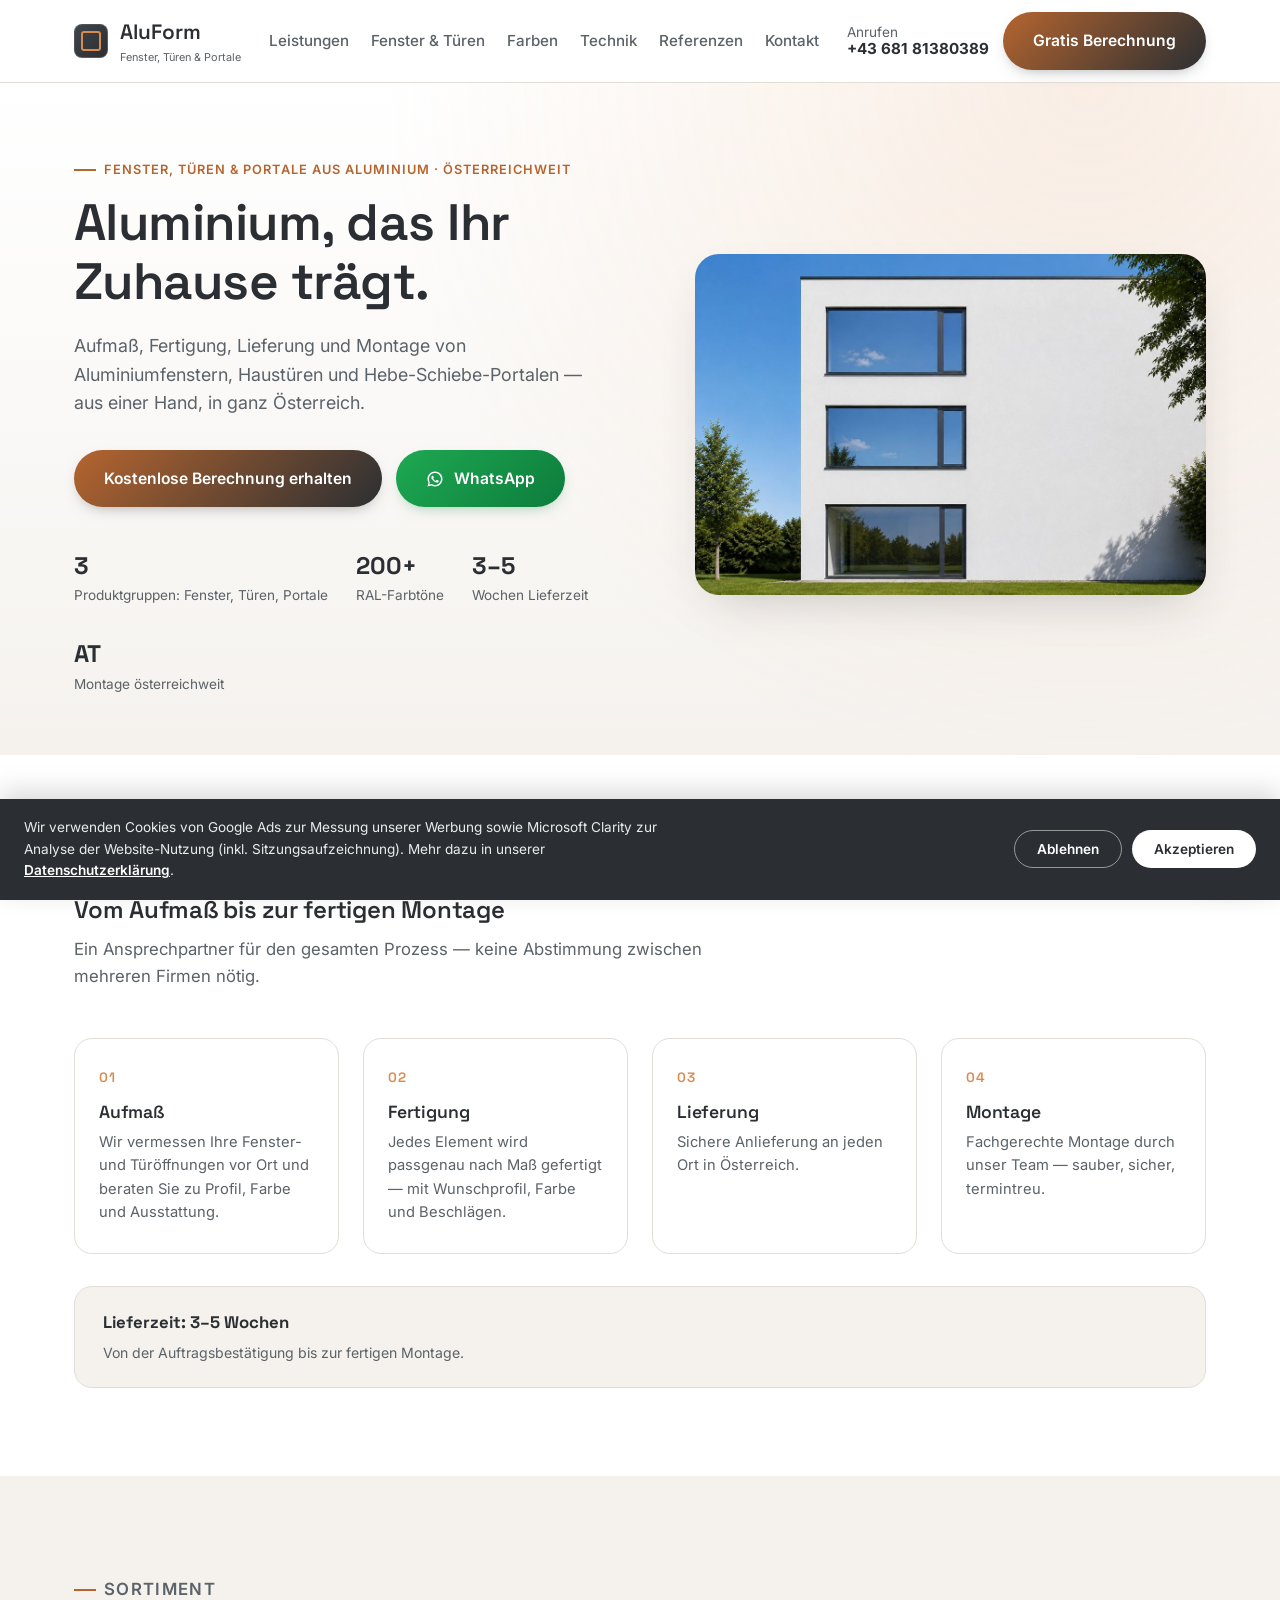
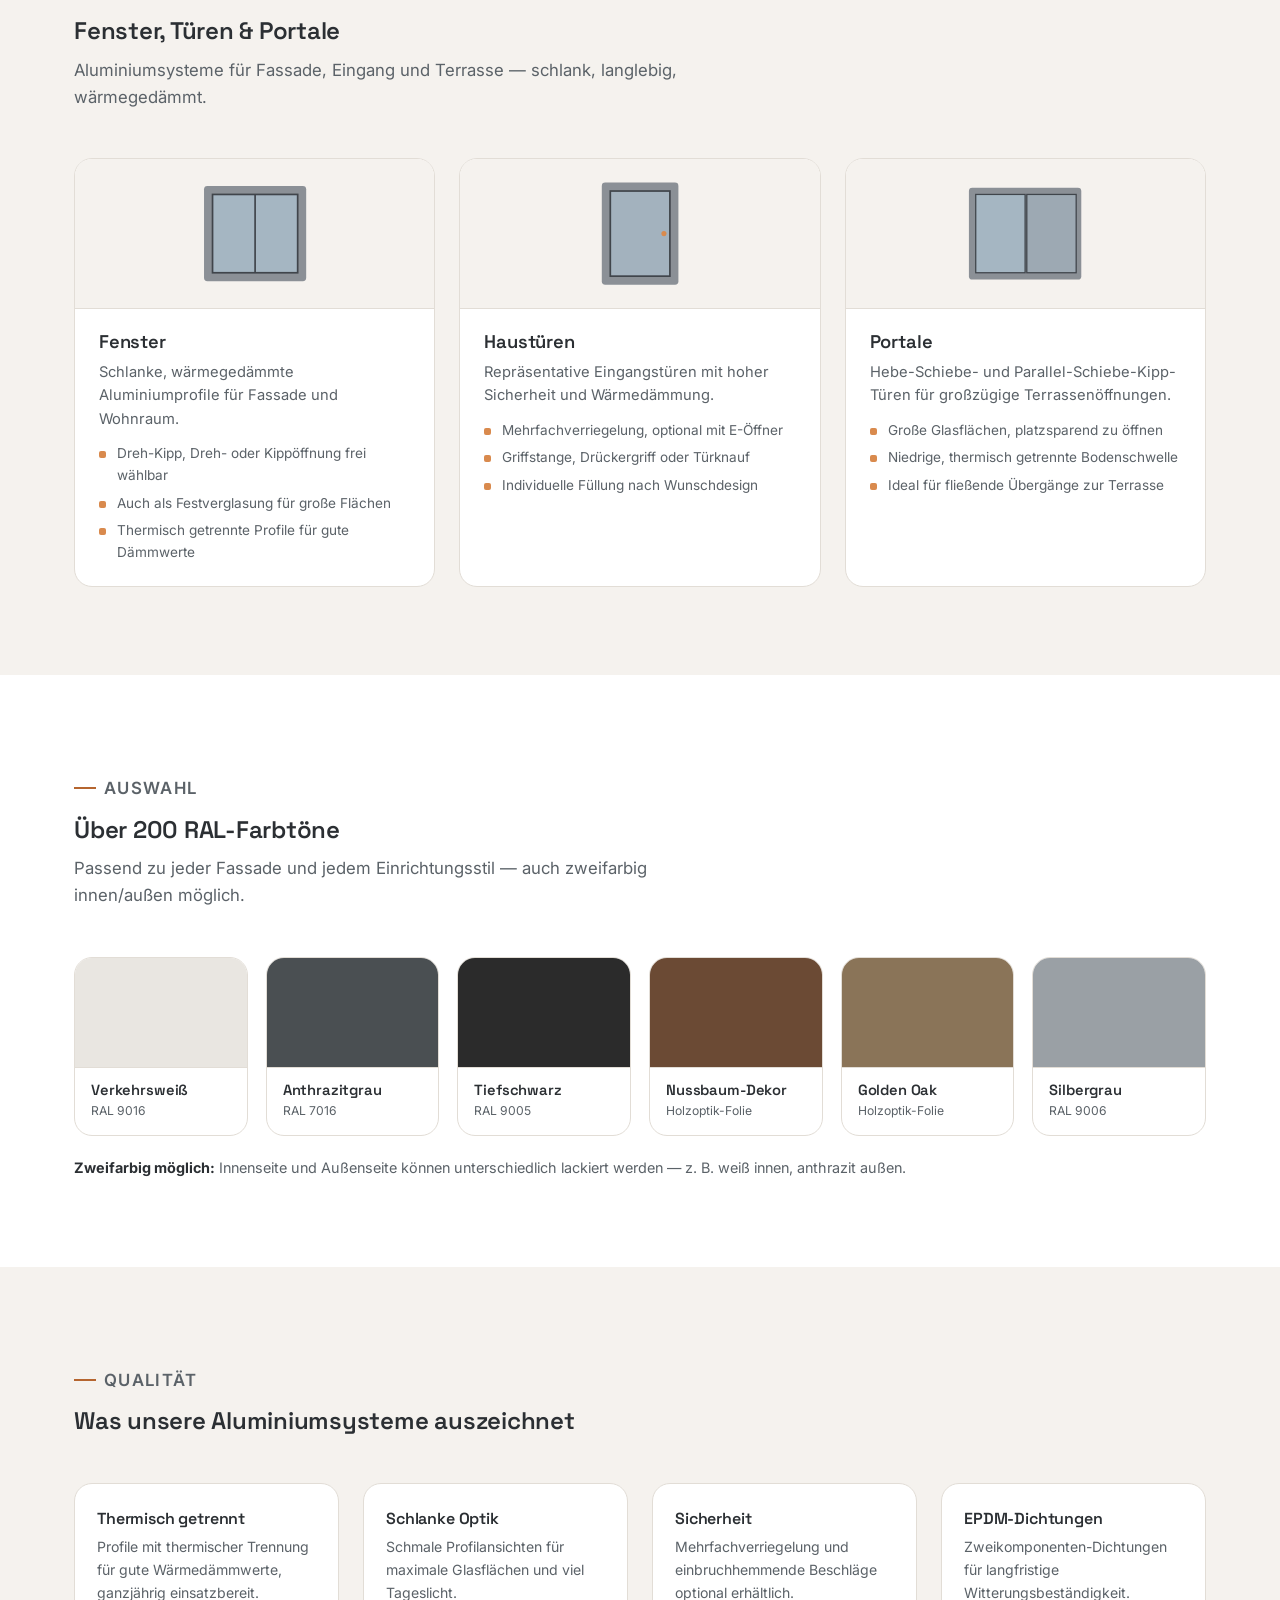
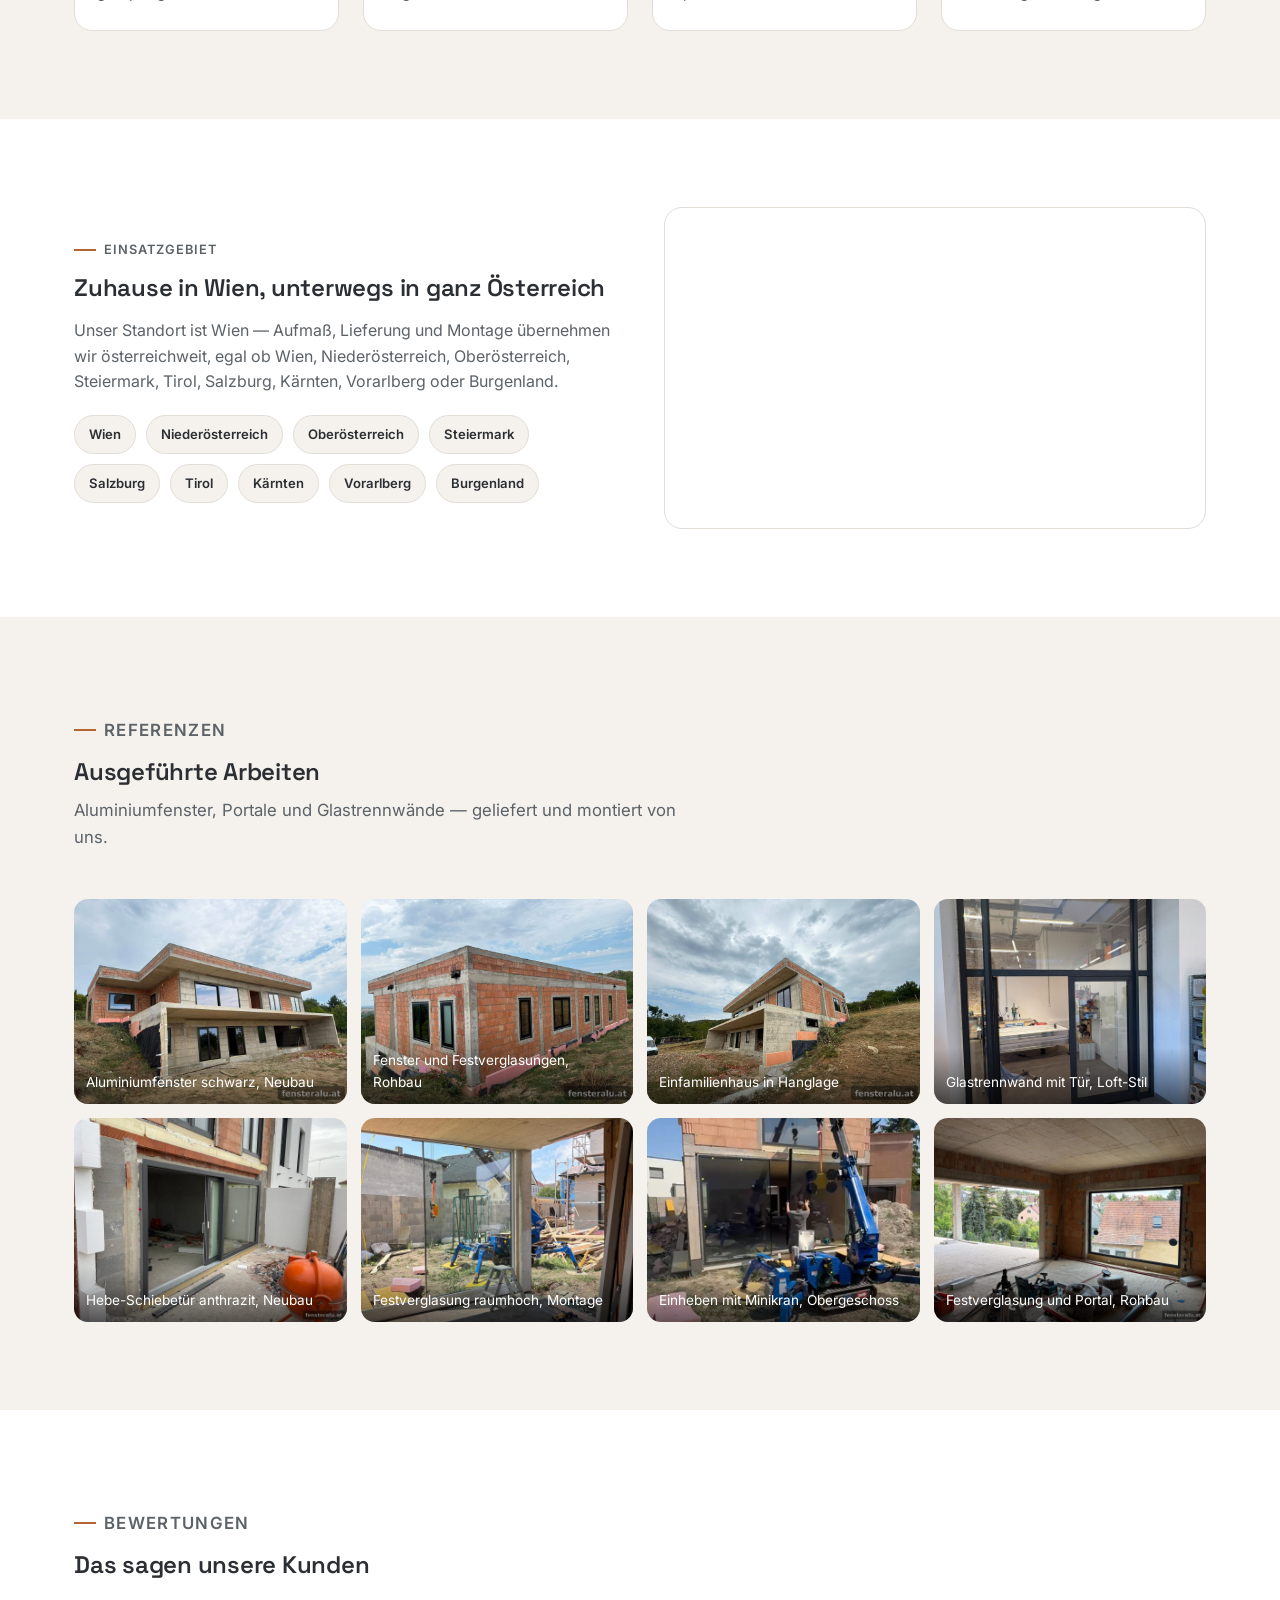
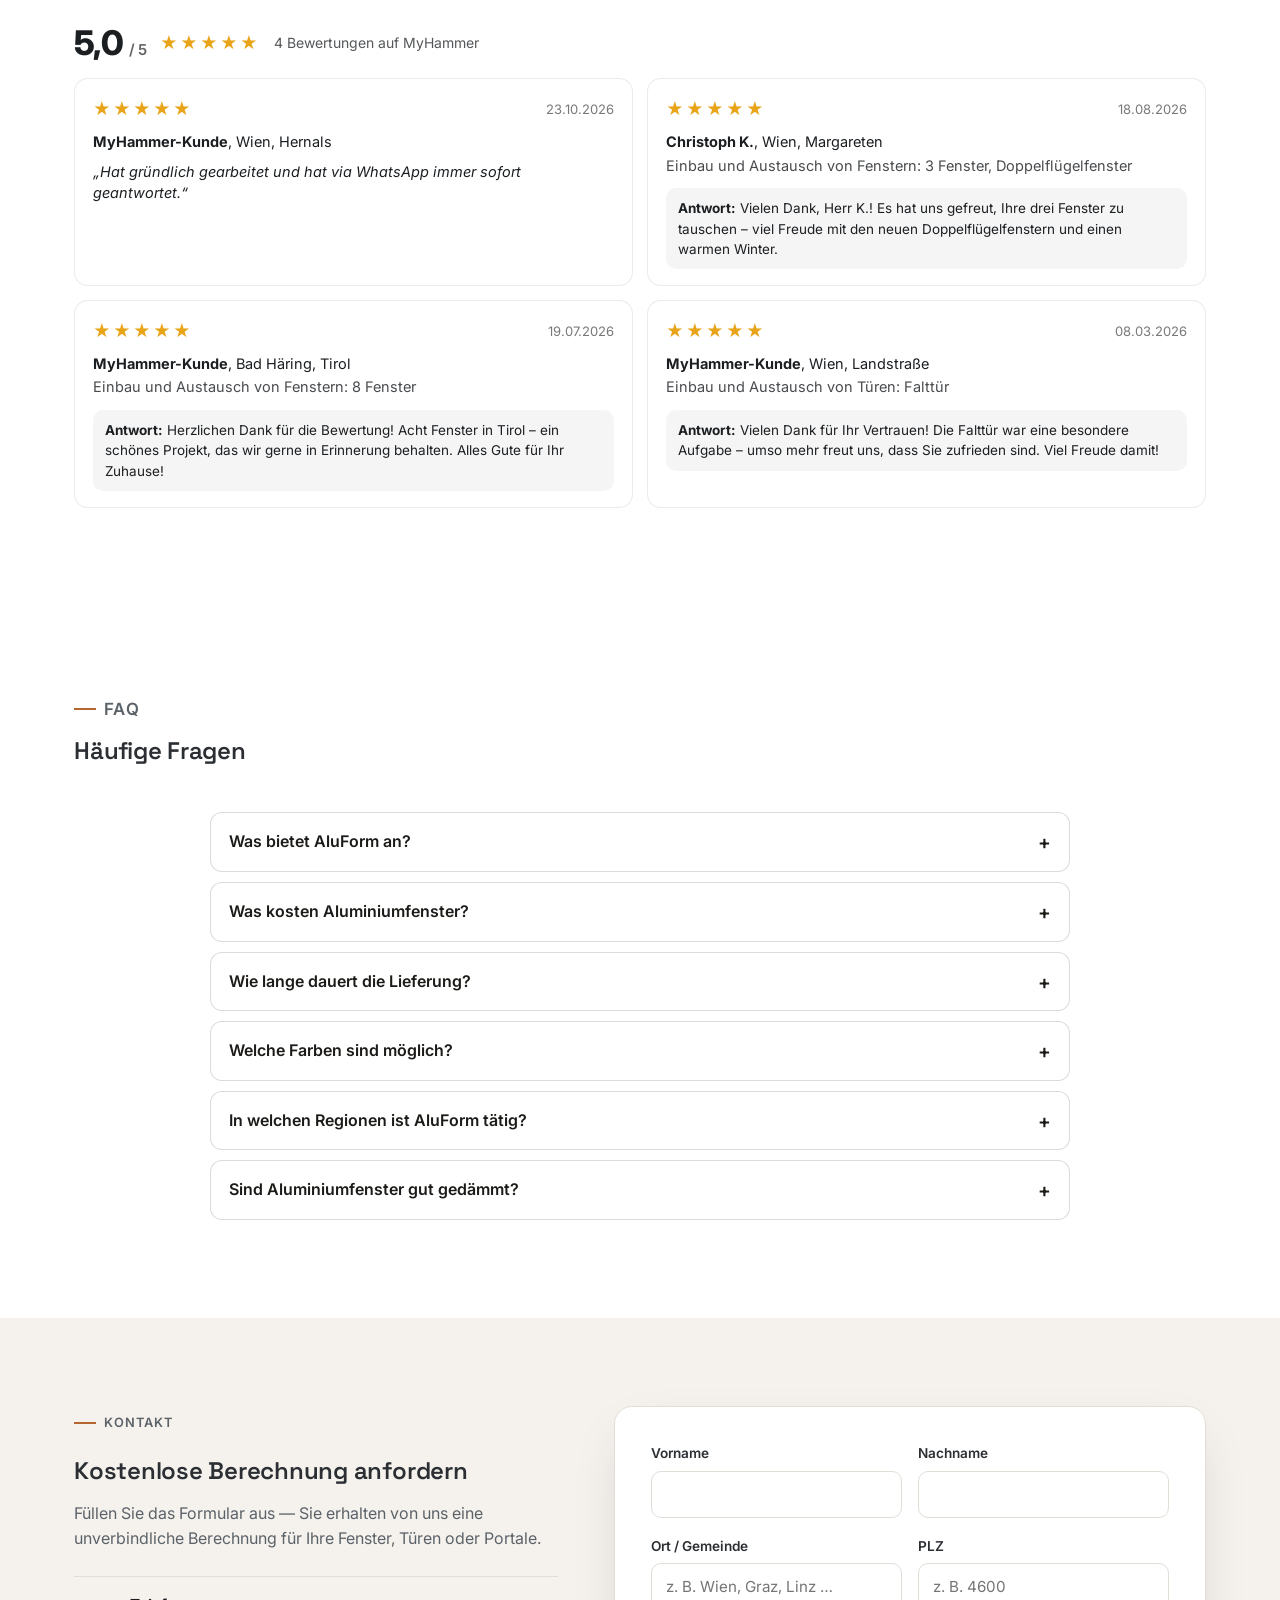
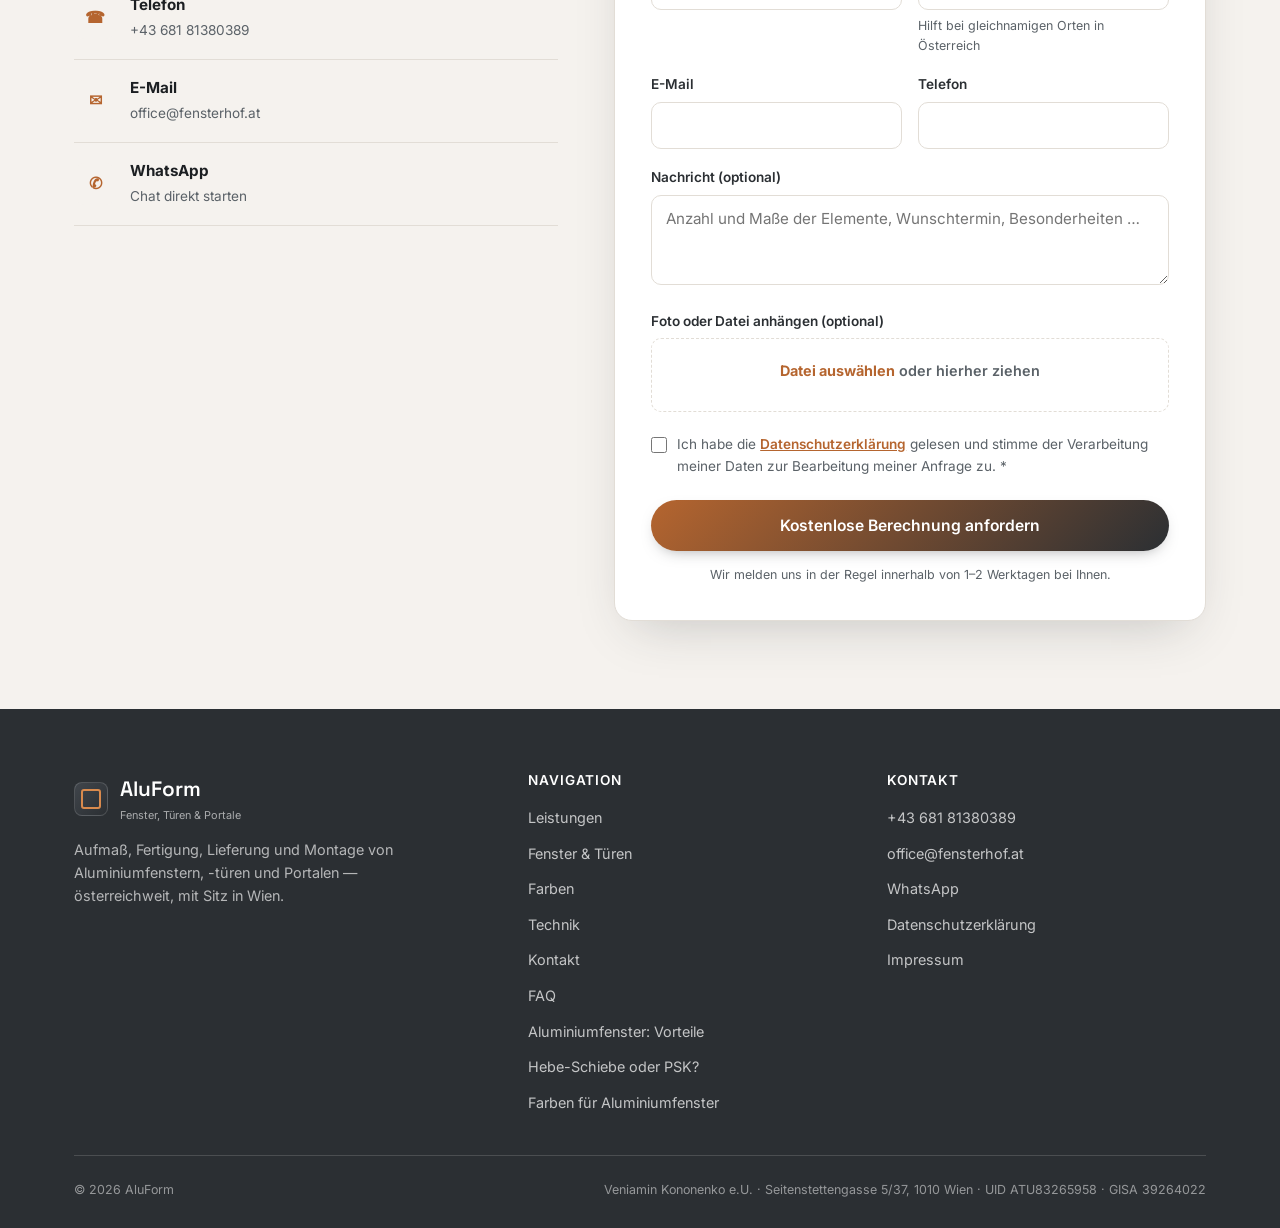
<file: index.html>
<!DOCTYPE html>
<html lang="de">
<head>
<meta charset="UTF-8">
<!-- Google Consent Mode v2 (Standard: abgelehnt, bis Nutzer zustimmt) -->
<script>
  window.dataLayer = window.dataLayer || [];
  function gtag(){dataLayer.push(arguments);}
  gtag('consent', 'default', {
    'ad_storage': 'denied',
    'ad_user_data': 'denied',
    'ad_personalization': 'denied',
    'analytics_storage': 'denied'
  });
</script>
<!-- Google tag (gtag.js) -->
<script async src="https://www.googletagmanager.com/gtag/js?id=AW-17923302542"></script>
<script>
  gtag('js', new Date());
  gtag('config', 'AW-17923302542');
</script>

<link rel="icon" href="favicon.svg" type="image/svg+xml">
<meta name="theme-color" content="#2b2f33">
<link rel="canonical" href="https://fensteralu.at/">
<meta name="viewport" content="width=device-width, initial-scale=1.0">
<title>AluForm — Fenster, Türen &amp; Portale aus Aluminium | Österreichweit</title>
<meta name="description" content="Aufmaß, Fertigung, Lieferung und Montage von Aluminiumfenstern, -türen und Hebe-Schiebe-Portalen. Österreichweit, aus Wien. Kostenlose Berechnung anfordern.">
<link rel="preconnect" href="https://fonts.googleapis.com">
<link rel="preconnect" href="https://fonts.gstatic.com" crossorigin>
<link href="https://fonts.googleapis.com/css2?family=Space+Grotesk:wght@500;600;700&family=Inter:wght@400;500;600;700&display=swap" rel="stylesheet">

<!-- Vorschau beim Teilen -->
<meta property="og:type" content="website">
<meta property="og:site_name" content="AluForm">
<meta property="og:locale" content="de_AT">
<meta property="og:title" content="Aluminiumfenster, Haustüren und Hebe-Schiebe-Türen | AluForm">
<meta property="og:description" content="Aluminiumfenster, Haustüren und Hebe-Schiebe-Türen nach Maß — Aufmaß, Lieferung und Montage österreichweit. Thermisch getrennte Profile, über 200 RAL-Farben.">
<meta property="og:url" content="https://fensteralu.at/">
<meta property="og:image" content="https://fensteralu.at/hero-facade.jpg">
<meta name="twitter:card" content="summary_large_image">
<link rel="stylesheet" href="style.css">
<style>
/* Узкие телефоны (320 px): шапка и длинные немецкие слова не должны растягивать страницу */
html,body{overflow-x:hidden}
h1,h2,h3{overflow-wrap:break-word;hyphens:auto}
@media(max-width:400px){
  .header-actions{gap:8px}
  .header-actions .btn,.header-actions a{font-size:13px;padding:8px 12px}
  h1{font-size:26px;line-height:1.2}
}
@media(max-width:360px){
  .header-actions{flex-wrap:wrap;justify-content:flex-end}
  h1{font-size:23px}
}
</style>
<script type="application/ld+json">
{
 "@context": "https://schema.org",
 "@type": "HomeAndConstructionBusiness",
 "@id": "https://fensteralu.at/#firma",
 "name": "AluForm",
 "legalName": "Veniamin Kononenko e.U.",
 "url": "https://fensteralu.at/",
 "telephone": "+43 681 81380389",
 "email": "office@fensterhof.at",
 "description": "Aufmaß, Fertigung, Lieferung und Montage von Aluminiumfenstern, Haustüren und Hebe-Schiebe-Portalen in ganz Österreich.",
 "address": {
  "@type": "PostalAddress",
  "streetAddress": "Seitenstettengasse 5/37",
  "postalCode": "1010",
  "addressLocality": "Wien",
  "addressCountry": "AT"
 },
 "areaServed": {
  "@type": "Country",
  "name": "Österreich"
 },
 "vatID": "ATU83265958",
 "knowsAbout": [
  "Aluminiumfenster",
  "Haustüren aus Aluminium",
  "Hebe-Schiebe-Türen",
  "Parallel-Schiebe-Kipp-Türen",
  "Festverglasung",
  "Thermisch getrennte Aluminiumprofile"
 ],
 "makesOffer": [
  {
   "@type": "Offer",
   "itemOffered": {
    "@type": "Service",
    "name": "Aluminiumfenster nach Maß inkl. Aufmaß, Lieferung und Montage"
   }
  },
  {
   "@type": "Offer",
   "itemOffered": {
    "@type": "Service",
    "name": "Haustüren aus Aluminium"
   }
  },
  {
   "@type": "Offer",
   "itemOffered": {
    "@type": "Service",
    "name": "Hebe-Schiebe- und Parallel-Schiebe-Kipp-Portale"
   }
  }
 ],
 "sameAs": [
  "https://glasrand.at/",
  "https://fensterrechner.at/",
  "https://pergolarechner.at/",
  "https://fensterhof.at/"
 ]
}
</script>
<script type="application/ld+json">
{
 "@context": "https://schema.org",
 "@type": "FAQPage",
 "@id": "https://fensteralu.at/#faq",
 "mainEntity": [
  {
   "@type": "Question",
   "name": "Was bietet AluForm an?",
   "acceptedAnswer": {
    "@type": "Answer",
    "text": "Fenster, Haustüren und Portale aus Aluminium nach Maß: Dreh-Kipp-Fenster, Festverglasungen, Hebe-Schiebe-Türen und Parallel-Schiebe-Kipp-Türen. Aufmaß, Fertigung, Lieferung und Montage kommen aus einer Hand."
   }
  },
  {
   "@type": "Question",
   "name": "Was kosten Aluminiumfenster?",
   "acceptedAnswer": {
    "@type": "Answer",
    "text": "Der Preis hängt von Größe, Teilung, Verglasung und Farbe ab. Sie erhalten von uns eine kostenlose und unverbindliche Berechnung, in der Regel innerhalb von 1 bis 2 Werktagen."
   }
  },
  {
   "@type": "Question",
   "name": "Wie lange dauert die Lieferung?",
   "acceptedAnswer": {
    "@type": "Answer",
    "text": "3 bis 5 Wochen von der Auftragsbestätigung bis zur fertigen Montage."
   }
  },
  {
   "@type": "Question",
   "name": "Welche Farben sind möglich?",
   "acceptedAnswer": {
    "@type": "Answer",
    "text": "Über 200 RAL-Farbtöne sowie Holzdekore. Innen- und Außenseite können unterschiedlich ausgeführt werden, zum Beispiel innen Weiß und außen Anthrazit."
   }
  },
  {
   "@type": "Question",
   "name": "In welchen Regionen ist AluForm tätig?",
   "acceptedAnswer": {
    "@type": "Answer",
    "text": "In ganz Österreich: Wien, Niederösterreich, Oberösterreich, Steiermark, Salzburg, Tirol, Kärnten, Vorarlberg und Burgenland. Der Standort ist Wien."
   }
  },
  {
   "@type": "Question",
   "name": "Sind Aluminiumfenster gut gedämmt?",
   "acceptedAnswer": {
    "@type": "Answer",
    "text": "Ja. Die Profile sind thermisch getrennt und haben EPDM-Dichtungen, damit sind sie ganzjährig für Wohnräume geeignet."
   }
  }
 ]
}
</script>
<style>
/* Häufige Fragen */
.kq{max-width:860px;margin:0 auto}
.kq details{border:1px solid rgba(0,0,0,.14);border-radius:12px;padding:0 18px;margin:0 0 10px;background:#fff;color:#1c1b18}
.kq summary{cursor:pointer;padding:16px 28px 16px 0;font-weight:600;list-style:none;position:relative}
.kq summary::-webkit-details-marker{display:none}
.kq summary::after{content:"+";position:absolute;right:0;top:14px;font-size:1.2em}
.kq details[open] summary::after{content:"–"}
.kq p{margin:0 0 16px;line-height:1.6}
.kq a{color:inherit;text-decoration:underline}
</style>
</head>
<body>

<div class="cookie-banner hidden" id="cookie-banner">
  <p>Wir verwenden Cookies von Google Ads zur Messung unserer Werbung sowie Microsoft Clarity zur Analyse der Website-Nutzung (inkl. Sitzungsaufzeichnung). Mehr dazu in unserer <a href="datenschutz.html">Datenschutzerklärung</a>.</p>
  <div class="cookie-actions">
    <button class="btn-cookie btn-cookie-decline" id="cookie-decline">Ablehnen</button>
    <button class="btn-cookie btn-cookie-accept" id="cookie-accept">Akzeptieren</button>
  </div>
</div>

<header class="site-header">
  <div class="container header-inner">
    <a href="#top" class="logo">
      <span class="logo-mark"></span>
      <span>AluForm<small>Fenster, Türen &amp; Portale</small></span>
    </a>

    <nav class="nav-links" id="navLinks">
      <a href="#leistungen">Leistungen</a>
      <a href="#produkte">Fenster &amp; Türen</a>
      <a href="#farben">Farben</a>
      <a href="#technik">Technik</a>
      <a href="#referenzen">Referenzen</a>
      <a href="#kontakt">Kontakt</a>
    </nav>

    <div class="header-actions">
      <a href="tel:+4368181380389" class="header-phone">
        <span>Anrufen</span>
        <strong>+43 681 81380389</strong>
      </a>
      <a href="#kontakt" class="btn btn-primary"><span>Gratis Berechnung</span></a>
      <button class="nav-toggle" id="navToggle" aria-label="Menü öffnen" aria-expanded="false">
        <span></span><span></span><span></span>
      </button>
    </div>
  </div>
</header>

<main id="top">

  <!-- HERO -->
  <section class="hero">
    <div class="container hero-grid">
      <div>
        <p class="eyebrow">Fenster, Türen &amp; Portale aus Aluminium · Österreichweit</p>
        <h1>Aluminium, das Ihr Zuhause trägt.</h1>
        <p class="hero-lead">Aufmaß, Fertigung, Lieferung und Montage von Aluminiumfenstern, Haustüren und Hebe-Schiebe-Portalen — aus einer Hand, in ganz Österreich.</p>
        <div class="hero-cta">
          <a href="#kontakt" class="btn btn-primary"><span>Kostenlose Berechnung erhalten</span></a>
          <a href="https://wa.me/4368181380389" target="_blank" rel="noopener" class="btn btn-whatsapp">
            <svg width="18" height="18" viewBox="0 0 24 24" fill="#fff"><path d="M12 2C6.48 2 2 6.48 2 12c0 1.85.5 3.58 1.38 5.07L2 22l5.06-1.33A9.94 9.94 0 0 0 12 22c5.52 0 10-4.48 10-10S17.52 2 12 2zm0 18c-1.6 0-3.1-.44-4.38-1.2l-.31-.18-3.01.79.8-2.94-.2-.3A7.94 7.94 0 0 1 4 12c0-4.41 3.59-8 8-8s8 3.59 8 8-3.59 8-8 8zm4.38-5.98c-.24-.12-1.42-.7-1.64-.78-.22-.08-.38-.12-.54.12-.16.24-.62.78-.76.94-.14.16-.28.18-.52.06-.24-.12-1-.37-1.9-1.17-.7-.62-1.18-1.39-1.32-1.63-.14-.24-.01-.36.1-.48.11-.11.24-.28.36-.42.12-.14.16-.24.24-.4.08-.16.04-.3-.02-.42-.06-.12-.54-1.3-.74-1.78-.2-.47-.4-.4-.54-.41h-.46c-.16 0-.42.06-.64.3-.22.24-.84.82-.84 2s.86 2.32.98 2.48c.12.16 1.7 2.6 4.12 3.64.58.25 1.03.4 1.38.51.58.18 1.11.16 1.53.1.47-.07 1.42-.58 1.62-1.14.2-.56.2-1.04.14-1.14-.06-.1-.22-.16-.46-.28z"/></svg>
            <span>WhatsApp</span>
          </a>
        </div>
        <div class="hero-trust">
          <div><strong>3</strong>Produktgruppen: Fenster, Türen, Portale</div>
          <div><strong>200+</strong>RAL-Farbtöne</div>
          <div><strong>3–5</strong>Wochen Lieferzeit</div>
          <div><strong>AT</strong>Montage österreichweit</div>
        </div>
      </div>

      <div class="hero-photo">
        <img src="images/hero-facade.jpg" alt="Moderne Fassade mit Aluminiumfenstern" loading="eager" width="1100" height="733">
      </div>
    </div>
  </section>

  <!-- LEISTUNGEN / PROCESS -->
  <section id="leistungen">
    <div class="container">
      <div class="section-head">
        <p class="eyebrow">Unser Ablauf</p>
        <h2>Vom Aufmaß bis zur fertigen Montage</h2>
        <p>Ein Ansprechpartner für den gesamten Prozess — keine Abstimmung zwischen mehreren Firmen nötig.</p>
      </div>
      <div class="process-grid">
        <div class="process-card">
          <div class="process-num">01</div>
          <h3>Aufmaß</h3>
          <p>Wir vermessen Ihre Fenster- und Türöffnungen vor Ort und beraten Sie zu Profil, Farbe und Ausstattung.</p>
        </div>
        <div class="process-card">
          <div class="process-num">02</div>
          <h3>Fertigung</h3>
          <p>Jedes Element wird passgenau nach Maß gefertigt — mit Wunschprofil, Farbe und Beschlägen.</p>
        </div>
        <div class="process-card">
          <div class="process-num">03</div>
          <h3>Lieferung</h3>
          <p>Sichere Anlieferung an jeden Ort in Österreich.</p>
        </div>
        <div class="process-card">
          <div class="process-num">04</div>
          <h3>Montage</h3>
          <p>Fachgerechte Montage durch unser Team — sauber, sicher, termintreu.</p>
        </div>
      </div>

      <div class="lead-time-banner">
        <div>
          <strong>Lieferzeit: 3–5 Wochen</strong>
          <span>Von der Auftragsbestätigung bis zur fertigen Montage.</span>
        </div>
      </div>
    </div>
  </section>

  <!-- PRODUKTE -->
  <section id="produkte" class="section-alt">
    <div class="container">
      <div class="section-head">
        <p class="eyebrow">Sortiment</p>
        <h2>Fenster, Türen &amp; Portale</h2>
        <p>Aluminiumsysteme für Fassade, Eingang und Terrasse — schlank, langlebig, wärmegedämmt.</p>
      </div>
      <div class="product-grid">
        <div class="product-card">
          <div class="product-visual">
            <svg viewBox="0 0 160 140" xmlns="http://www.w3.org/2000/svg" aria-hidden="true">
              <rect x="20" y="14" width="120" height="112" rx="4" fill="#8b9096"/>
              <rect x="30" y="24" width="100" height="92" fill="#bcd6e8" fill-opacity=".55" stroke="#40454b" stroke-width="2"/>
              <line x1="80" y1="24" x2="80" y2="116" stroke="#40454b" stroke-width="2"/>
            </svg>
          </div>
          <div class="product-info">
            <h3>Fenster</h3>
            <p>Schlanke, wärmegedämmte Aluminiumprofile für Fassade und Wohnraum.</p>
            <ul>
              <li>Dreh-Kipp, Dreh- oder Kippöffnung frei wählbar</li>
              <li>Auch als Festverglasung für große Flächen</li>
              <li>Thermisch getrennte Profile für gute Dämmwerte</li>
            </ul>
          </div>
        </div>
        <div class="product-card">
          <div class="product-visual">
            <svg viewBox="0 0 160 140" xmlns="http://www.w3.org/2000/svg" aria-hidden="true">
              <rect x="35" y="10" width="90" height="120" rx="4" fill="#8b9096"/>
              <rect x="45" y="20" width="70" height="100" fill="#bcd6e8" fill-opacity=".5" stroke="#40454b" stroke-width="2"/>
              <circle cx="108" cy="70" r="3" fill="#d98a4d"/>
            </svg>
          </div>
          <div class="product-info">
            <h3>Haustüren</h3>
            <p>Repräsentative Eingangstüren mit hoher Sicherheit und Wärmedämmung.</p>
            <ul>
              <li>Mehrfachverriegelung, optional mit E-Öffner</li>
              <li>Griffstange, Drückergriff oder Türknauf</li>
              <li>Individuelle Füllung nach Wunschdesign</li>
            </ul>
          </div>
        </div>
        <div class="product-card">
          <div class="product-visual">
            <svg viewBox="0 0 160 140" xmlns="http://www.w3.org/2000/svg" aria-hidden="true">
              <rect x="14" y="16" width="132" height="108" rx="4" fill="#8b9096"/>
              <rect x="22" y="24" width="58" height="92" fill="#bcd6e8" fill-opacity=".55" stroke="#40454b" stroke-width="1.5"/>
              <rect x="82" y="24" width="58" height="92" fill="#bcd6e8" fill-opacity=".35" stroke="#40454b" stroke-width="1.5"/>
            </svg>
          </div>
          <div class="product-info">
            <h3>Portale</h3>
            <p>Hebe-Schiebe- und Parallel-Schiebe-Kipp-Türen für großzügige Terrassenöffnungen.</p>
            <ul>
              <li>Große Glasflächen, platzsparend zu öffnen</li>
              <li>Niedrige, thermisch getrennte Bodenschwelle</li>
              <li>Ideal für fließende Übergänge zur Terrasse</li>
            </ul>
          </div>
        </div>
      </div>
    </div>
  </section>

  <!-- FARBEN -->
  <section id="farben">
    <div class="container">
      <div class="section-head">
        <p class="eyebrow">Auswahl</p>
        <h2>Über 200 RAL-Farbtöne</h2>
        <p>Passend zu jeder Fassade und jedem Einrichtungsstil — auch zweifarbig innen/außen möglich.</p>
      </div>
      <div class="swatch-grid">
        <div class="swatch">
          <div class="swatch-color" style="--tint:#e9e6e1"></div>
          <div class="swatch-info"><h3>Verkehrsweiß</h3><p>RAL 9016</p></div>
        </div>
        <div class="swatch">
          <div class="swatch-color" style="--tint:#4a4f52"></div>
          <div class="swatch-info"><h3>Anthrazitgrau</h3><p>RAL 7016</p></div>
        </div>
        <div class="swatch">
          <div class="swatch-color" style="--tint:#2b2b2b"></div>
          <div class="swatch-info"><h3>Tiefschwarz</h3><p>RAL 9005</p></div>
        </div>
        <div class="swatch">
          <div class="swatch-color" style="--tint:#6b4a34"></div>
          <div class="swatch-info"><h3>Nussbaum-Dekor</h3><p>Holzoptik-Folie</p></div>
        </div>
        <div class="swatch">
          <div class="swatch-color" style="--tint:#8a7458"></div>
          <div class="swatch-info"><h3>Golden Oak</h3><p>Holzoptik-Folie</p></div>
        </div>
        <div class="swatch">
          <div class="swatch-color" style="--tint:#9aa0a5"></div>
          <div class="swatch-info"><h3>Silbergrau</h3><p>RAL 9006</p></div>
        </div>
      </div>
      <p class="ral-note"><strong>Zweifarbig möglich:</strong> Innenseite und Außenseite können unterschiedlich lackiert werden — z. B. weiß innen, anthrazit außen.</p>
    </div>
  </section>

  <!-- TECHNIK -->
  <section id="technik" class="section-alt">
    <div class="container">
      <div class="section-head">
        <p class="eyebrow">Qualität</p>
        <h2>Was unsere Aluminiumsysteme auszeichnet</h2>
      </div>
      <div class="tech-grid">
        <div class="tech-card">
          <h3>Thermisch getrennt</h3>
          <p>Profile mit thermischer Trennung für gute Wärmedämmwerte, ganzjährig einsatzbereit.</p>
        </div>
        <div class="tech-card">
          <h3>Schlanke Optik</h3>
          <p>Schmale Profilansichten für maximale Glasflächen und viel Tageslicht.</p>
        </div>
        <div class="tech-card">
          <h3>Sicherheit</h3>
          <p>Mehrfachverriegelung und einbruchhemmende Beschläge optional erhältlich.</p>
        </div>
        <div class="tech-card">
          <h3>EPDM-Dichtungen</h3>
          <p>Zweikomponenten-Dichtungen für langfristige Witterungsbeständigkeit.</p>
        </div>
      </div>
    </div>
  </section>

  <!-- COVERAGE -->
  <section id="einsatzgebiet">
    <div class="container coverage">
      <div>
        <p class="eyebrow">Einsatzgebiet</p>
        <h2>Zuhause in Wien, unterwegs in ganz Österreich</h2>
        <p>Unser Standort ist Wien — Aufmaß, Lieferung und Montage übernehmen wir österreichweit, egal ob Wien, Niederösterreich, Oberösterreich, Steiermark, Tirol, Salzburg, Kärnten, Vorarlberg oder Burgenland.</p>
        <div class="coverage-badges">
          <span>Wien</span><span>Niederösterreich</span><span>Oberösterreich</span>
          <span>Steiermark</span><span>Salzburg</span><span>Tirol</span>
          <span>Kärnten</span><span>Vorarlberg</span><span>Burgenland</span>
        </div>
      </div>
      <div class="at-outline">
        <iframe
          title="Karte: Einsatzgebiet oesterreichweit, Standort Wien"
          src="https://www.openstreetmap.org/export/embed.html?bbox=9.3%2C46.3%2C17.3%2C49.1&layer=mapnik&marker=48.2082%2C16.3719"
          loading="lazy"
          style="border:0;width:100%;height:100%;min-height:320px;border-radius:12px;">
        </iframe>
      </div>
    </div>
  </section>


  <!-- REFERENZEN -->
  <section id="referenzen" class="section-alt">
    <div class="container">
      <div class="section-head">
        <p class="eyebrow">Referenzen</p>
        <h2>Ausgeführte Arbeiten</h2>
        <p>Aluminiumfenster, Portale und Glastrennwände — geliefert und montiert von uns.</p>
      </div>
      <div class="refs">
        <a href="images/alufenster-neubau.jpg"><img src="images/alufenster-neubau.jpg" loading="lazy" alt="Neubau mit schwarzen Aluminiumfenstern und Flachdach"><span>Aluminiumfenster schwarz, Neubau</span></a>
        <a href="images/alufenster-schwarz-rohbau.jpg"><img src="images/alufenster-schwarz-rohbau.jpg" loading="lazy" alt="Rohbau mit schwarzen Aluminiumfenstern"><span>Fenster und Festverglasungen, Rohbau</span></a>
        <a href="images/alufenster-neubau-2.jpg"><img src="images/alufenster-neubau-2.jpg" loading="lazy" alt="Neubau Hanglage mit Aluminiumfenstern"><span>Einfamilienhaus in Hanglage</span></a>
        <a href="images/loft-glaswand-tuer.jpg"><img src="images/loft-glaswand-tuer.jpg" loading="lazy" alt="Glastrennwand mit Tür im Loft-Stil, Aluminium anthrazit"><span>Glastrennwand mit Tür, Loft-Stil</span></a>
        <a href="images/hebeschiebetuer-anthrazit.jpg"><img src="images/hebeschiebetuer-anthrazit.jpg" loading="lazy" alt="Hebe-Schiebetür anthrazit im Neubau"><span>Hebe-Schiebetür anthrazit, Neubau</span></a>
        <a href="images/festverglasung-innen-montage.jpg"><img src="images/festverglasung-innen-montage.jpg" loading="lazy" alt="Großflächige Festverglasung, Montage mit Minikran"><span>Festverglasung raumhoch, Montage</span></a>
        <a href="images/festverglasung-minikran.jpg"><img src="images/festverglasung-minikran.jpg" loading="lazy" alt="Einheben einer Festverglasung im Obergeschoss mit Minikran"><span>Einheben mit Minikran, Obergeschoss</span></a>
        <a href="images/rohbau-festverglasung-portal.jpg"><img src="images/rohbau-festverglasung-portal.jpg" loading="lazy" alt="Rohbau mit Festverglasung und Terrassenportal"><span>Festverglasung und Portal, Rohbau</span></a>
      </div>
    </div>
  </section>

  <!-- BEWERTUNGEN -->
  <section id="bewertungen">
    <div class="container">
      <div class="section-head">
        <p class="eyebrow">Bewertungen</p>
        <h2>Das sagen unsere Kunden</h2>
      </div>
    <div class="rv-head">
      <span class="rv-score">5,0<small>/ 5</small></span>
      <span class="rv-stars" aria-label="5 von 5 Sternen">★★★★★</span>
      <span class="rv-src">4 Bewertungen auf MyHammer</span>
    </div>
    <div class="rv-grid">
      <article class="rv-card">
        <div class="rv-top"><span class="rv-stars" aria-label="5 von 5 Sternen">★★★★★</span><span class="rv-date">23.10.2026</span></div>
        <p class="rv-who"><b>MyHammer-Kunde</b>, Wien, Hernals</p>
        <p class="rv-text">„Hat gründlich gearbeitet und hat via WhatsApp immer sofort geantwortet.“</p>
      </article>
      <article class="rv-card">
        <div class="rv-top"><span class="rv-stars" aria-label="5 von 5 Sternen">★★★★★</span><span class="rv-date">18.08.2026</span></div>
        <p class="rv-who"><b>Christoph K.</b>, Wien, Margareten</p>
        <p class="rv-job">Einbau und Austausch von Fenstern: 3 Fenster, Doppelflügelfenster</p>
        <p class="rv-ans"><span>Antwort:</span> Vielen Dank, Herr K.! Es hat uns gefreut, Ihre drei Fenster zu tauschen – viel Freude mit den neuen Doppelflügelfenstern und einen warmen Winter.</p>
      </article>
      <article class="rv-card">
        <div class="rv-top"><span class="rv-stars" aria-label="5 von 5 Sternen">★★★★★</span><span class="rv-date">19.07.2026</span></div>
        <p class="rv-who"><b>MyHammer-Kunde</b>, Bad Häring, Tirol</p>
        <p class="rv-job">Einbau und Austausch von Fenstern: 8 Fenster</p>
        <p class="rv-ans"><span>Antwort:</span> Herzlichen Dank für die Bewertung! Acht Fenster in Tirol – ein schönes Projekt, das wir gerne in Erinnerung behalten. Alles Gute für Ihr Zuhause!</p>
      </article>
      <article class="rv-card">
        <div class="rv-top"><span class="rv-stars" aria-label="5 von 5 Sternen">★★★★★</span><span class="rv-date">08.03.2026</span></div>
        <p class="rv-who"><b>MyHammer-Kunde</b>, Wien, Landstraße</p>
        <p class="rv-job">Einbau und Austausch von Türen: Falttür</p>
        <p class="rv-ans"><span>Antwort:</span> Vielen Dank für Ihr Vertrauen! Die Falttür war eine besondere Aufgabe – umso mehr freut uns, dass Sie zufrieden sind. Viel Freude damit!</p>
      </article>
    </div>
    </div>
  </section>

  <!-- FAQ -->
  <section id="faq">
    <div class="container">
      <div class="section-head">
        <p class="eyebrow">FAQ</p>
        <h2>Häufige Fragen</h2>
      </div>
<div class="kq">
  <details><summary>Was bietet AluForm an?</summary><p>Fenster, Haustüren und Portale aus Aluminium nach Maß: Dreh-Kipp-Fenster, Festverglasungen, Hebe-Schiebe-Türen und Parallel-Schiebe-Kipp-Türen. Aufmaß, Fertigung, Lieferung und Montage kommen aus einer Hand.</p></details>
  <details><summary>Was kosten Aluminiumfenster?</summary><p>Der Preis hängt von Größe, Teilung, Verglasung und Farbe ab. Sie erhalten von uns eine kostenlose und unverbindliche Berechnung, in der Regel innerhalb von 1 bis 2 Werktagen.</p></details>
  <details><summary>Wie lange dauert die Lieferung?</summary><p>3 bis 5 Wochen von der Auftragsbestätigung bis zur fertigen Montage.</p></details>
  <details><summary>Welche Farben sind möglich?</summary><p>Über 200 RAL-Farbtöne sowie Holzdekore. Innen- und Außenseite können unterschiedlich ausgeführt werden, zum Beispiel innen Weiß und außen Anthrazit.</p></details>
  <details><summary>In welchen Regionen ist AluForm tätig?</summary><p>In ganz Österreich: Wien, Niederösterreich, Oberösterreich, Steiermark, Salzburg, Tirol, Kärnten, Vorarlberg und Burgenland. Der Standort ist Wien.</p></details>
  <details><summary>Sind Aluminiumfenster gut gedämmt?</summary><p>Ja. Die Profile sind thermisch getrennt und haben EPDM-Dichtungen, damit sind sie ganzjährig für Wohnräume geeignet.</p></details>
</div>
    </div>
  </section>

  <!-- KONTAKT / FORM -->
  <section id="kontakt" class="section-alt">
    <div class="container contact-wrap">
      <div class="contact-info">
        <p class="eyebrow">Kontakt</p>
        <h2>Kostenlose Berechnung anfordern</h2>
        <p>Füllen Sie das Formular aus — Sie erhalten von uns eine unverbindliche Berechnung für Ihre Fenster, Türen oder Portale.</p>

        <div class="contact-method">
          <div class="icon">☎</div>
          <div><strong>Telefon</strong><span><a href="tel:+4368181380389">+43 681 81380389</a></span></div>
        </div>
        <div class="contact-method">
          <div class="icon">✉</div>
          <div><strong>E-Mail</strong><span><a href="mailto:office@fensterhof.at">office@fensterhof.at</a></span></div>
        </div>
        <div class="contact-method">
          <div class="icon">✆</div>
          <div><strong>WhatsApp</strong><span><a href="https://wa.me/4368181380389" target="_blank" rel="noopener">Chat direkt starten</a></span></div>
        </div>
      </div>

      <form class="form-card" action="https://formsubmit.co/bengameen62570@gmail.com" method="POST" enctype="multipart/form-data">
        <input type="hidden" name="_subject" value="Neue Anfrage — Kostenlose Berechnung (AluForm)">
        <input type="hidden" name="_template" value="table">
        <input type="hidden" name="_captcha" value="false">
        <input type="hidden" name="_next" value="https://fensteralu.at/danke.html">

        <div class="form-row">
          <div class="field">
            <label for="vorname">Vorname</label>
            <input type="text" id="vorname" name="Vorname">
          </div>
          <div class="field">
            <label for="nachname">Nachname</label>
            <input type="text" id="nachname" name="Nachname">
          </div>
        </div>

        <div class="form-row">
          <div class="field">
            <label for="ort">Ort / Gemeinde</label>
            <input type="text" id="ort" name="Ort" placeholder="z. B. Wien, Graz, Linz …">
          </div>
          <div class="field">
            <label for="plz">PLZ</label>
            <input type="text" id="plz" name="PLZ" placeholder="z. B. 4600" inputmode="numeric">
            <span style="display:block;font-size:.78rem;color:var(--ink-soft);margin-top:6px;">Hilft bei gleichnamigen Orten in Österreich</span>
          </div>
        </div>

        <div class="form-row">
          <div class="field">
            <label for="email">E-Mail</label>
            <input type="email" id="email" name="E-Mail">
          </div>
          <div class="field">
            <label for="telefon">Telefon</label>
            <input type="tel" id="telefon" name="Telefon">
          </div>
        </div>

        <div class="field">
          <label for="nachricht">Nachricht (optional)</label>
          <textarea id="nachricht" name="Nachricht" placeholder="Anzahl und Maße der Elemente, Wunschtermin, Besonderheiten …"></textarea>
        </div>

        <div class="field">
          <label>Foto oder Datei anhängen (optional)</label>
          <label class="file-field">
            <input type="file" name="Anhang" id="file-input" accept="image/*,.pdf">
            <span class="file-label"><strong>Datei auswählen</strong> oder hierher ziehen</span>
            <span id="file-name"></span>
          </label>
        </div>

        <label class="consent">
          <input type="checkbox" name="Datenschutz-Zustimmung" required>
          <span>Ich habe die <a href="datenschutz.html" target="_blank">Datenschutzerklärung</a> gelesen und stimme der Verarbeitung meiner Daten zur Bearbeitung meiner Anfrage zu. *</span>
        </label>

        <button type="submit" class="btn btn-primary btn-block"><span>Kostenlose Berechnung anfordern</span></button>
        <p class="form-note">Wir melden uns in der Regel innerhalb von 1–2 Werktagen bei Ihnen.</p>
      </form>
    </div>
  </section>

</main>

<footer>
  <div class="container">
    <div class="footer-grid">
      <div class="footer-brand">
        <a href="#top" class="logo">
          <span class="logo-mark"></span>
          <span>AluForm<small>Fenster, Türen &amp; Portale</small></span>
        </a>
        <p>Aufmaß, Fertigung, Lieferung und Montage von Aluminiumfenstern, -türen und Portalen — österreichweit, mit Sitz in Wien.</p>
      </div>
      <div class="footer-col">
        <h4>Navigation</h4>
        <ul>
          <li><a href="#leistungen">Leistungen</a></li>
          <li><a href="#produkte">Fenster &amp; Türen</a></li>
          <li><a href="#farben">Farben</a></li>
          <li><a href="#technik">Technik</a></li>
          <li><a href="#kontakt">Kontakt</a></li>
          <li><a href="#faq">FAQ</a></li>
          <li><a href="aluminiumfenster-vorteile.html">Aluminiumfenster: Vorteile</a></li>
          <li><a href="hebe-schiebe-oder-psk.html">Hebe-Schiebe oder PSK?</a></li>
          <li><a href="fensterfarben-ral.html">Farben für Aluminiumfenster</a></li>
        </ul>
      </div>
      <div class="footer-col">
        <h4>Kontakt</h4>
        <ul>
          <li><a href="tel:+4368181380389">+43 681 81380389</a></li>
          <li><a href="mailto:office@fensterhof.at">office@fensterhof.at</a></li>
          <li><a href="https://wa.me/4368181380389" target="_blank" rel="noopener">WhatsApp</a></li>
          <li><a href="datenschutz.html">Datenschutzerklärung</a></li>
          <li><a href="impressum.html">Impressum</a></li>
        </ul>
      </div>
    </div>
    <div class="footer-legal">
      <span>© <span id="year"></span> AluForm</span>
      <span>Veniamin Kononenko e.U. · Seitenstettengasse 5/37, 1010 Wien · UID ATU83265958 · GISA 39264022</span>
    </div>
  </div>
</footer>

<a href="https://wa.me/4368181380389" target="_blank" rel="noopener" class="wa-float" aria-label="WhatsApp Chat starten">
  <svg viewBox="0 0 24 24"><path d="M12 2C6.48 2 2 6.48 2 12c0 1.85.5 3.58 1.38 5.07L2 22l5.06-1.33A9.94 9.94 0 0 0 12 22c5.52 0 10-4.48 10-10S17.52 2 12 2zm0 18c-1.6 0-3.1-.44-4.38-1.2l-.31-.18-3.01.79.8-2.94-.2-.3A7.94 7.94 0 0 1 4 12c0-4.41 3.59-8 8-8s8 3.59 8 8-3.59 8-8 8zm4.38-5.98c-.24-.12-1.42-.7-1.64-.78-.22-.08-.38-.12-.54.12-.16.24-.62.78-.76.94-.14.16-.28.18-.52.06-.24-.12-1-.37-1.9-1.17-.7-.62-1.18-1.39-1.32-1.63-.14-.24-.01-.36.1-.48.11-.11.24-.28.36-.42.12-.14.16-.24.24-.4.08-.16.04-.3-.02-.42-.06-.12-.54-1.3-.74-1.78-.2-.47-.4-.4-.54-.41h-.46c-.16 0-.42.06-.64.3-.22.24-.84.82-.84 2s.86 2.32.98 2.48c.12.16 1.7 2.6 4.12 3.64.58.25 1.03.4 1.38.51.58.18 1.11.16 1.53.1.47-.07 1.42-.58 1.62-1.14.2-.56.2-1.04.14-1.14-.06-.1-.22-.16-.46-.28z"/></svg>
</a>

<script src="script.js"></script>
<div class="lb" id="lb"><img alt=""></div>
<script>
(function(){const lb=document.getElementById('lb'),im=lb.querySelector('img');
document.querySelectorAll('.refs a').forEach(a=>a.addEventListener('click',e=>{e.preventDefault();im.src=a.href;lb.classList.add('on')}));
lb.addEventListener('click',()=>lb.classList.remove('on'));
document.addEventListener('keydown',e=>{if(e.key==='Escape')lb.classList.remove('on')});})();
</script>
</body>
</html>
</file>
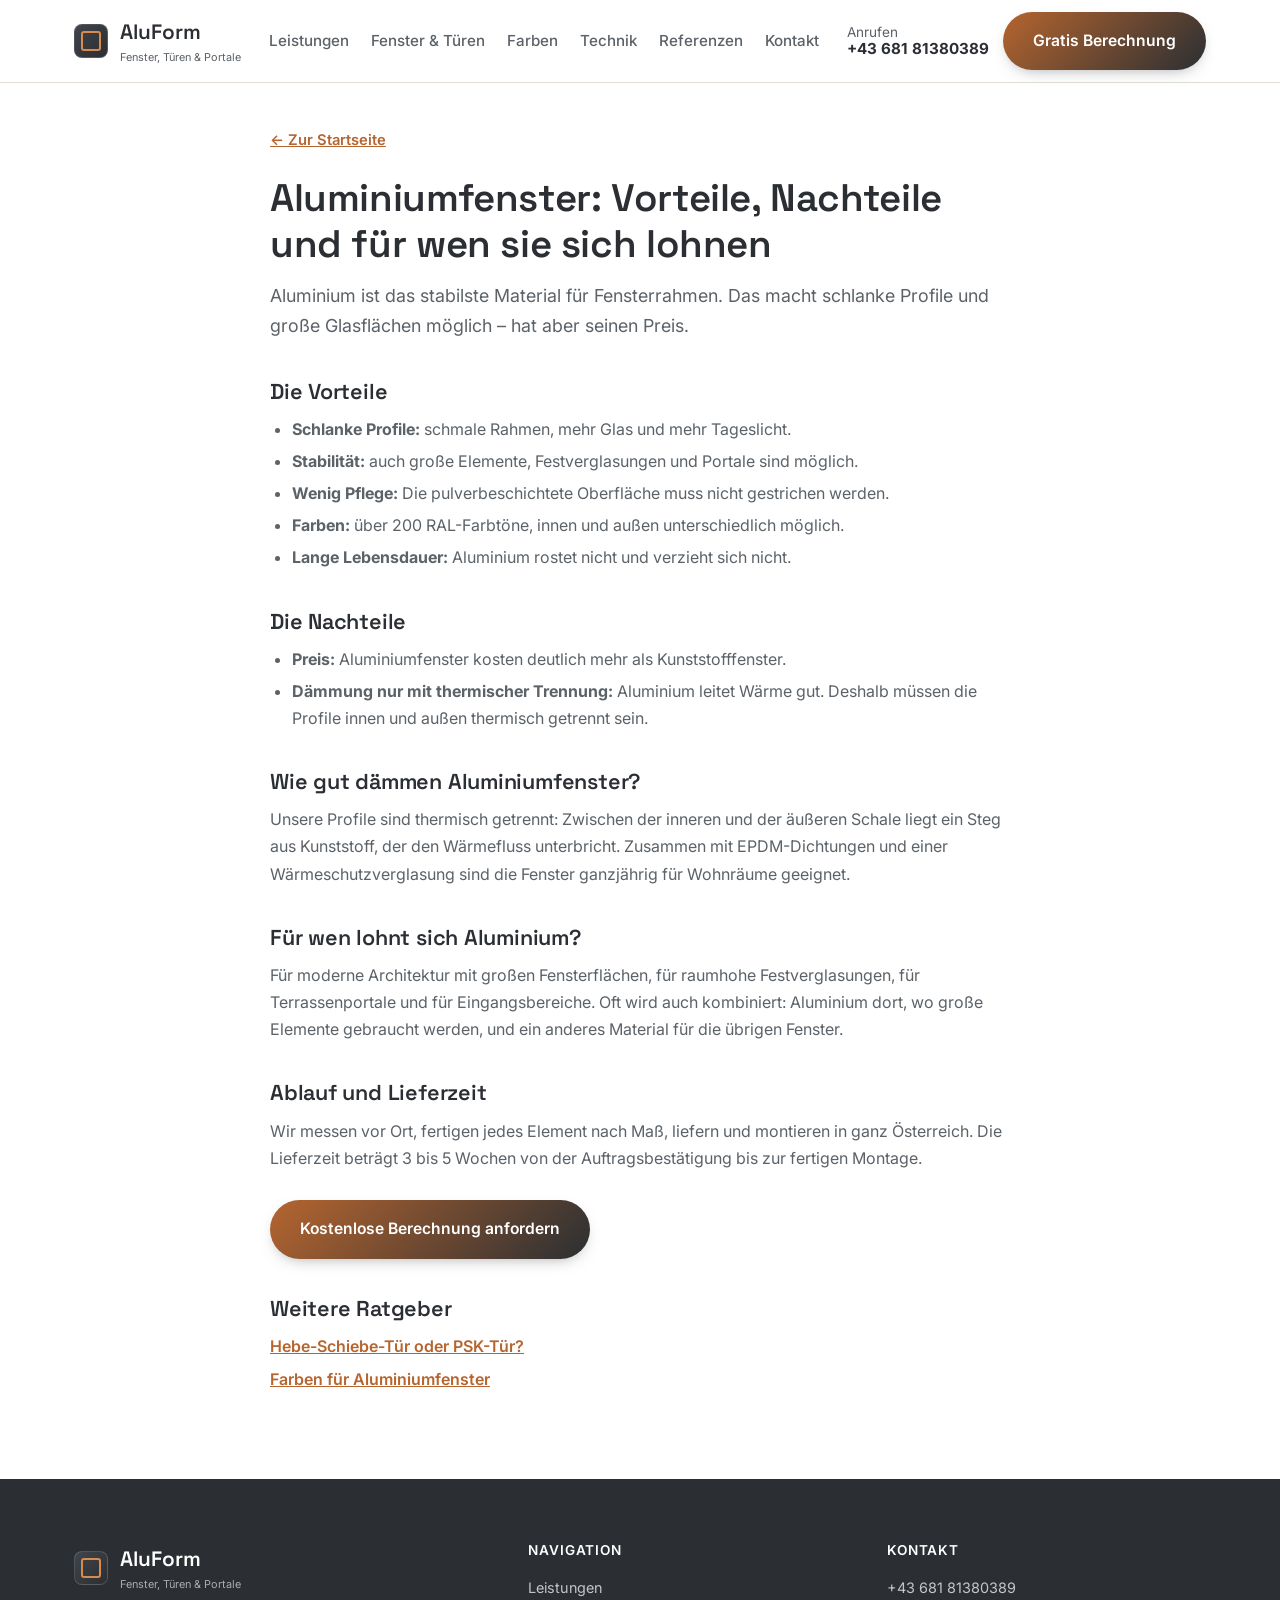
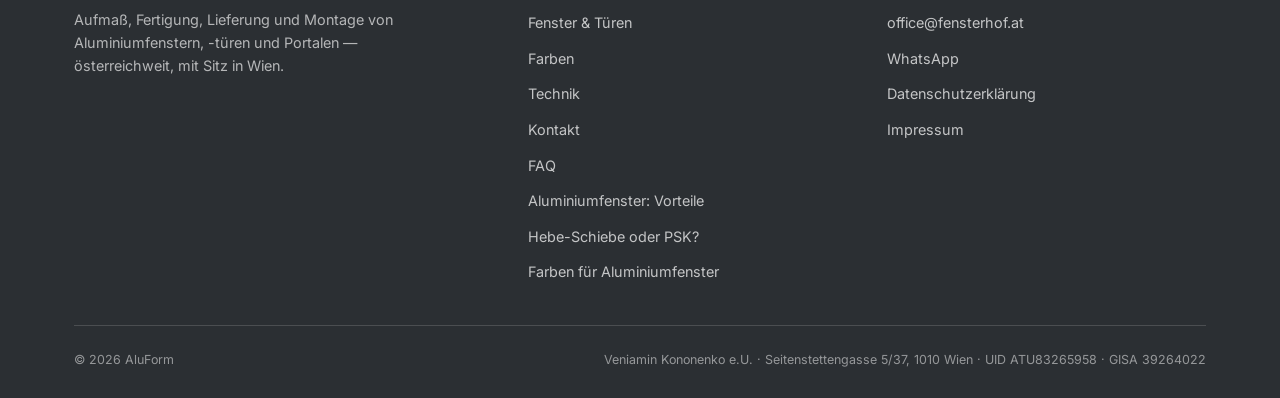
<file: aluminiumfenster-vorteile.html>
<!DOCTYPE html>
<html lang="de">
<head>
<meta charset="UTF-8">
<meta name="viewport" content="width=device-width, initial-scale=1.0">
<title>Aluminiumfenster: Vorteile und Nachteile | AluForm</title>
<meta name="description" content="Aluminiumfenster: schlanke Profile, große Glasflächen, über 200 RAL-Farben – und ein höherer Preis. Vorteile, Nachteile und für wen sie sich lohnen.">
<link rel="canonical" href="https://fensteralu.at/aluminiumfenster-vorteile.html">
<link rel="icon" href="favicon.svg" type="image/svg+xml">
<meta name="theme-color" content="#2b2f33">
<meta property="og:type" content="article">
<meta property="og:site_name" content="AluForm">
<meta property="og:locale" content="de_AT">
<meta property="og:title" content="Aluminiumfenster: Vorteile, Nachteile und für wen sie sich lohnen">
<meta property="og:description" content="Aluminiumfenster: schlanke Profile, große Glasflächen, über 200 RAL-Farben – und ein höherer Preis. Vorteile, Nachteile und für wen sie sich lohnen.">
<meta property="og:url" content="https://fensteralu.at/aluminiumfenster-vorteile.html">
<link rel="preconnect" href="https://fonts.googleapis.com">
<link rel="preconnect" href="https://fonts.gstatic.com" crossorigin>
<link href="https://fonts.googleapis.com/css2?family=Space+Grotesk:wght@500;600;700&family=Inter:wght@400;500;600;700&display=swap" rel="stylesheet">
<link rel="stylesheet" href="style.css">
<style>
/* Узкие телефоны (320 px): шапка и длинные немецкие слова не должны растягивать страницу */
html,body{overflow-x:hidden}
h1,h2,h3{overflow-wrap:break-word;hyphens:auto}
@media(max-width:400px){
  .header-actions{gap:8px}
  .header-actions .btn,.header-actions a{font-size:13px;padding:8px 12px}
  h1{font-size:26px;line-height:1.2}
}
@media(max-width:360px){
  .header-actions{flex-wrap:wrap;justify-content:flex-end}
  h1{font-size:23px}
}
</style>
<style>
.rg{max-width:780px;margin:0 auto;padding:44px 20px 72px}
.rg .rg-back{display:inline-block;margin:0 0 22px;font-size:.92rem}
.rg h1{font-size:clamp(1.75rem,4vw,2.4rem);line-height:1.2;margin:0 0 14px;overflow-wrap:break-word;hyphens:auto}
.rg h2{font-size:1.35rem;line-height:1.3;margin:36px 0 10px}
.rg p{margin:0 0 14px;line-height:1.7}
.rg li{margin:5px 0;line-height:1.7}
.rg .rg-lead{font-size:1.12rem;margin-bottom:6px}
.rg ul,.rg ol{padding-left:22px;margin:10px 0 14px}
.rg ul li{list-style:disc}
.rg ol li{list-style:decimal;margin:8px 0}
.rg .rg-tw{overflow-x:auto;margin:14px 0 16px}
.rg table{width:100%;border-collapse:collapse}
.rg th,.rg td{text-align:left;vertical-align:top;padding:11px 12px;font-size:.95rem;line-height:1.5}
.rg th{font-weight:700}
.rg tr:last-child td{border-bottom:0}
.rg td:first-child{font-weight:600}
.rg a:not(.btn){text-decoration:underline}
.rg .rg-cta{margin:28px 0 0}
.rg .rg-more{padding-left:0}
.rg .rg-more li{list-style:none;margin:6px 0}
@media(max-width:560px){.rg{padding:30px 16px 56px}.rg th,.rg td{padding:9px 8px;font-size:.88rem}
.rg .rg-w4,.rg .rg-w4 tbody,.rg .rg-w4 tr,.rg .rg-w4 td{display:block;width:100%}
.rg .rg-w4 tr:first-child{display:none}
.rg .rg-w4 tr{padding:10px 12px;border-bottom:1px solid var(--line,#e2ddd6)}
.rg .rg-w4 tr:last-child{border-bottom:0}
.rg .rg-w4 td{border-bottom:0;padding:2px 0;font-size:.92rem}
.rg .rg-w4 td:first-child{font-weight:700;padding-bottom:4px}
.rg .rg-w4 td[data-l]::before{content:attr(data-l) ": ";font-weight:600}}
.rg p,.rg li{color:var(--ink-soft,#5b6268)}
.rg a:not(.btn){color:var(--copper-600,#b5652f);font-weight:600}
.rg table{background:var(--white,#fff);border:1px solid var(--line,#e2ddd6)}
.rg th,.rg td{border-bottom:1px solid var(--line,#e2ddd6);color:var(--ink,#1c1f22)}
.rg th{background:var(--sand-050,#f5f2ee)}
.rg .rg-lead{color:var(--ink-soft,#5b6268)}
</style>
<script type="application/ld+json">
{
 "@context": "https://schema.org",
 "@type": "Article",
 "headline": "Aluminiumfenster: Vorteile, Nachteile und für wen sie sich lohnen",
 "description": "Aluminiumfenster: schlanke Profile, große Glasflächen, über 200 RAL-Farben – und ein höherer Preis. Vorteile, Nachteile und für wen sie sich lohnen.",
 "inLanguage": "de-AT",
 "datePublished": "2026-11-15",
 "dateModified": "2026-11-15",
 "mainEntityOfPage": "https://fensteralu.at/aluminiumfenster-vorteile.html",
 "author": {
  "@type": "Organization",
  "name": "AluForm",
  "url": "https://fensteralu.at/"
 },
 "publisher": {
  "@id": "https://fensteralu.at/#firma"
 }
}
</script>
</head>
<body>
<header class="site-header">
  <div class="container header-inner">
    <a href="index.html#top" class="logo">
      <span class="logo-mark"></span>
      <span>AluForm<small>Fenster, Türen &amp; Portale</small></span>
    </a>

    <nav class="nav-links" id="navLinks">
      <a href="index.html#leistungen">Leistungen</a>
      <a href="index.html#produkte">Fenster &amp; Türen</a>
      <a href="index.html#farben">Farben</a>
      <a href="index.html#technik">Technik</a>
      <a href="index.html#referenzen">Referenzen</a>
      <a href="index.html#kontakt">Kontakt</a>
    </nav>

    <div class="header-actions">
      <a href="tel:+4368181380389" class="header-phone">
        <span>Anrufen</span>
        <strong>+43 681 81380389</strong>
      </a>
      <a href="index.html#kontakt" class="btn btn-primary"><span>Gratis Berechnung</span></a>
      <button class="nav-toggle" id="navToggle" aria-label="Menü öffnen" aria-expanded="false">
        <span></span><span></span><span></span>
      </button>
    </div>
  </div>
</header>
<main id="top">
<article class="rg">
<a class="rg-back" href="index.html">← Zur Startseite</a>
<h1>Aluminiumfenster: Vorteile, Nachteile und für wen sie sich lohnen</h1>
<p class="rg-lead">Aluminium ist das stabilste Material für Fensterrahmen. Das macht schlanke Profile und große Glasflächen möglich – hat aber seinen Preis.</p>
<h2>Die Vorteile</h2>
<ul>
<li><b>Schlanke Profile:</b> schmale Rahmen, mehr Glas und mehr Tageslicht.</li>
<li><b>Stabilität:</b> auch große Elemente, Festverglasungen und Portale sind möglich.</li>
<li><b>Wenig Pflege:</b> Die pulverbeschichtete Oberfläche muss nicht gestrichen werden.</li>
<li><b>Farben:</b> über 200 RAL-Farbtöne, innen und außen unterschiedlich möglich.</li>
<li><b>Lange Lebensdauer:</b> Aluminium rostet nicht und verzieht sich nicht.</li>
</ul>
<h2>Die Nachteile</h2>
<ul>
<li><b>Preis:</b> Aluminiumfenster kosten deutlich mehr als Kunststofffenster.</li>
<li><b>Dämmung nur mit thermischer Trennung:</b> Aluminium leitet Wärme gut. Deshalb müssen die Profile innen und außen thermisch getrennt sein.</li>
</ul>
<h2>Wie gut dämmen Aluminiumfenster?</h2>
<p>Unsere Profile sind thermisch getrennt: Zwischen der inneren und der äußeren Schale liegt ein Steg aus Kunststoff, der den Wärmefluss unterbricht. Zusammen mit EPDM-Dichtungen und einer Wärmeschutzverglasung sind die Fenster ganzjährig für Wohnräume geeignet.</p>
<h2>Für wen lohnt sich Aluminium?</h2>
<p>Für moderne Architektur mit großen Fensterflächen, für raumhohe Festverglasungen, für Terrassenportale und für Eingangsbereiche. Oft wird auch kombiniert: Aluminium dort, wo große Elemente gebraucht werden, und ein anderes Material für die übrigen Fenster.</p>
<h2>Ablauf und Lieferzeit</h2>
<p>Wir messen vor Ort, fertigen jedes Element nach Maß, liefern und montieren in ganz Österreich. Die Lieferzeit beträgt 3 bis 5 Wochen von der Auftragsbestätigung bis zur fertigen Montage.</p>
<p class="rg-cta"><a class="btn btn-primary" href="index.html#kontakt"><span>Kostenlose Berechnung anfordern</span></a></p>
<h2>Weitere Ratgeber</h2>
<ul class="rg-more"><li><a href="hebe-schiebe-oder-psk.html">Hebe-Schiebe-Tür oder PSK-Tür?</a></li><li><a href="fensterfarben-ral.html">Farben für Aluminiumfenster</a></li></ul>
</article>
</main>
<footer>
  <div class="container">
    <div class="footer-grid">
      <div class="footer-brand">
        <a href="index.html#top" class="logo">
          <span class="logo-mark"></span>
          <span>AluForm<small>Fenster, Türen &amp; Portale</small></span>
        </a>
        <p>Aufmaß, Fertigung, Lieferung und Montage von Aluminiumfenstern, -türen und Portalen — österreichweit, mit Sitz in Wien.</p>
      </div>
      <div class="footer-col">
        <h4>Navigation</h4>
        <ul>
          <li><a href="index.html#leistungen">Leistungen</a></li>
          <li><a href="index.html#produkte">Fenster &amp; Türen</a></li>
          <li><a href="index.html#farben">Farben</a></li>
          <li><a href="index.html#technik">Technik</a></li>
          <li><a href="index.html#kontakt">Kontakt</a></li>
          <li><a href="index.html#faq">FAQ</a></li>
          <li><a href="aluminiumfenster-vorteile.html">Aluminiumfenster: Vorteile</a></li>
          <li><a href="hebe-schiebe-oder-psk.html">Hebe-Schiebe oder PSK?</a></li>
          <li><a href="fensterfarben-ral.html">Farben für Aluminiumfenster</a></li>
        </ul>
      </div>
      <div class="footer-col">
        <h4>Kontakt</h4>
        <ul>
          <li><a href="tel:+4368181380389">+43 681 81380389</a></li>
          <li><a href="mailto:office@fensterhof.at">office@fensterhof.at</a></li>
          <li><a href="https://wa.me/4368181380389" target="_blank" rel="noopener">WhatsApp</a></li>
          <li><a href="datenschutz.html">Datenschutzerklärung</a></li>
          <li><a href="impressum.html">Impressum</a></li>
        </ul>
      </div>
    </div>
    <div class="footer-legal">
      <span>© <span id="year"></span> AluForm</span>
      <span>Veniamin Kononenko e.U. · Seitenstettengasse 5/37, 1010 Wien · UID ATU83265958 · GISA 39264022</span>
    </div>
  </div>
</footer>
<script>
(function(){var y=document.getElementById('year');if(y)y.textContent=new Date().getFullYear();var n=document.getElementById('navLinks'),t=document.getElementById('navToggle');if(n&&t)t.addEventListener('click',function(){var o=n.classList.toggle('open');t.setAttribute('aria-expanded',String(o));});})();
</script>
</body>
</html>
</file>
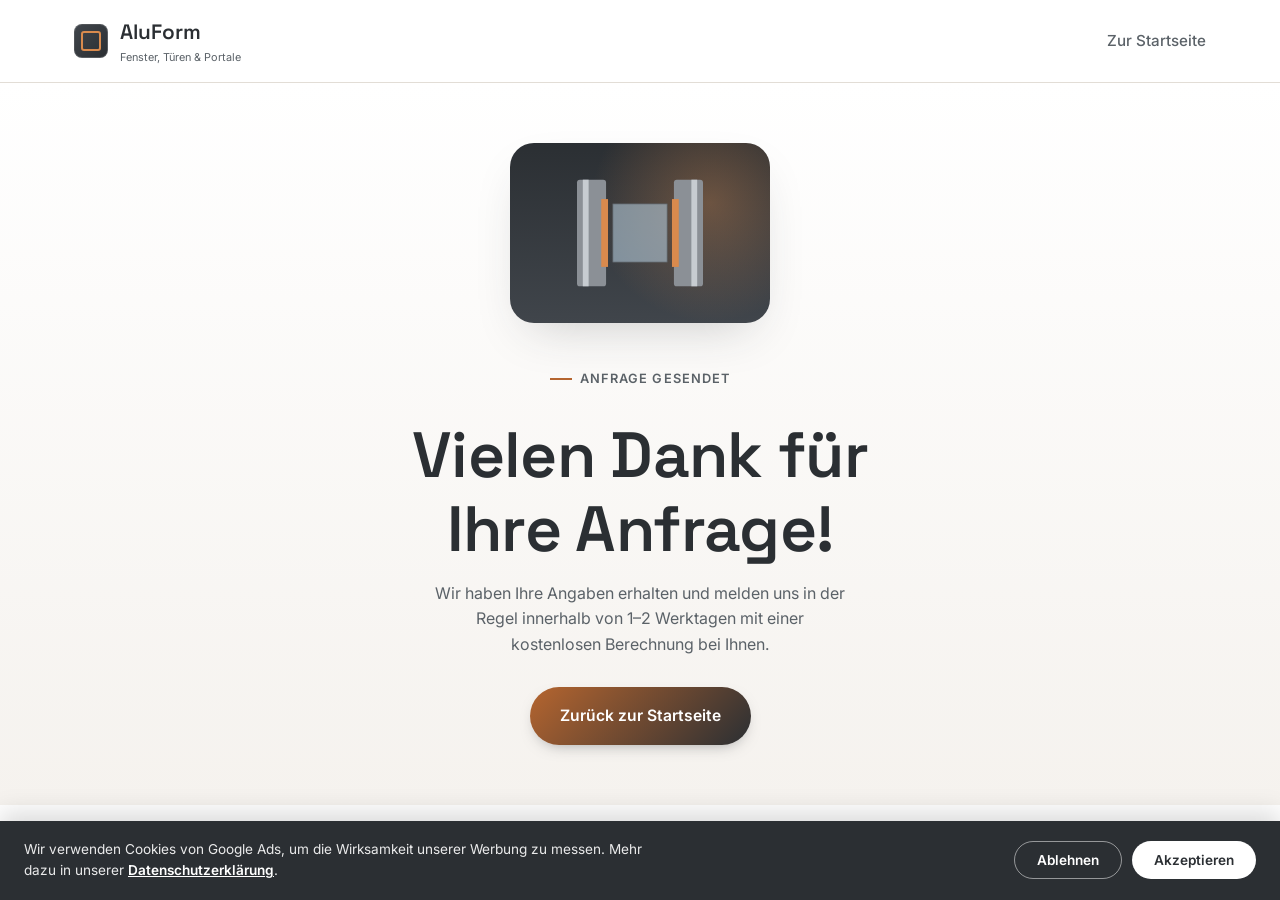
<file: danke.html>
<!DOCTYPE html>
<html lang="de">
<head>
<meta charset="UTF-8">
<!-- Google Consent Mode v2 (Standard: abgelehnt, bis Nutzer zustimmt) -->
<script>
  window.dataLayer = window.dataLayer || [];
  function gtag(){dataLayer.push(arguments);}
  gtag('consent', 'default', {
    'ad_storage': 'denied',
    'ad_user_data': 'denied',
    'ad_personalization': 'denied',
    'analytics_storage': 'denied'
  });
</script>
<!-- Google tag (gtag.js) -->
<script async src="https://www.googletagmanager.com/gtag/js?id=AW-17923302542"></script>
<script>
  gtag('js', new Date());
  gtag('config', 'AW-17923302542');
</script>

<!-- Conversion Google Ads — FensterAlu Anfrage.
     Diese Seite wird nur nach einer abgesendeten Anfrage aufgerufen.
     Schutz vor Doppelzählung: beim Neuladen der Seite wird nichts erneut gesendet. -->
<script>
  (function(){
    try{ if(sessionStorage.getItem('fensteralu_conv')) return; }catch(e){}
    gtag('event', 'conversion', {'send_to': 'AW-17923302542/LCM9CLv-ypwdEI7Jv-JC'});
    try{ sessionStorage.setItem('fensteralu_conv','1'); }catch(e){}
  })();
</script>

<meta name="description" content="Ihre Anfrage ist bei uns eingegangen.">
<link rel="icon" href="favicon.svg" type="image/svg+xml">
<meta name="theme-color" content="#2b2f33">
<link rel="canonical" href="https://fensteralu.at/danke.html">
<meta name="viewport" content="width=device-width, initial-scale=1.0">
<meta name="robots" content="noindex, follow">
<title>Vielen Dank für Ihre Anfrage | AluForm</title>
<link rel="preconnect" href="https://fonts.googleapis.com">
<link rel="preconnect" href="https://fonts.gstatic.com" crossorigin>
<link href="https://fonts.googleapis.com/css2?family=Space+Grotesk:wght@500;600;700&family=Inter:wght@400;500;600;700&display=swap" rel="stylesheet">

<!-- Vorschau beim Teilen -->
<meta property="og:type" content="website">
<meta property="og:site_name" content="AluForm">
<meta property="og:locale" content="de_AT">
<meta property="og:title" content="Vielen Dank für Ihre Anfrage | AluForm">
<meta property="og:description" content="Ihre Anfrage ist bei uns eingegangen.">
<meta property="og:url" content="https://fensteralu.at/danke.html">
<meta property="og:image" content="https://fensteralu.at/hero-facade.jpg">
<meta name="twitter:card" content="summary_large_image">
<link rel="stylesheet" href="style.css">
<style>
/* Узкие телефоны (320 px): шапка и длинные немецкие слова не должны растягивать страницу */
html,body{overflow-x:hidden}
h1,h2,h3{overflow-wrap:break-word;hyphens:auto}
@media(max-width:400px){
  .header-actions{gap:8px}
  .header-actions .btn,.header-actions a{font-size:13px;padding:8px 12px}
  h1{font-size:26px;line-height:1.2}
}
@media(max-width:360px){
  .header-actions{flex-wrap:wrap;justify-content:flex-end}
  h1{font-size:23px}
}
</style>
</head>
<body>

<div class="cookie-banner hidden" id="cookie-banner">
  <p>Wir verwenden Cookies von Google Ads, um die Wirksamkeit unserer Werbung zu messen. Mehr dazu in unserer <a href="datenschutz.html">Datenschutzerklärung</a>.</p>
  <div class="cookie-actions">
    <button class="btn-cookie btn-cookie-decline" id="cookie-decline">Ablehnen</button>
    <button class="btn-cookie btn-cookie-accept" id="cookie-accept">Akzeptieren</button>
  </div>
</div>


<header class="site-header">
  <div class="container header-inner">
    <a href="index.html" class="logo">
      <span class="logo-mark"></span>
      <span>AluForm<small>Fenster, Türen &amp; Portale</small></span>
    </a>
    <nav class="nav-links open" style="position:static;border:none;transform:none;opacity:1;pointer-events:auto;flex-direction:row;">
      <a href="index.html">Zur Startseite</a>
    </nav>
  </div>
</header>

<main class="error-page">
  <div class="container" style="max-width:520px;">
    <div class="profile-scene" style="height:180px;" role="img" aria-label="Querschnitt eines Aluminiumprofils">
      <div class="glow"></div>
      <div class="profile-cut">
        <svg viewBox="0 0 300 260" xmlns="http://www.w3.org/2000/svg">
          <rect x="20" y="20" width="60" height="220" rx="6" fill="#8b9096"/>
          <rect x="32" y="20" width="12" height="220" fill="#c7ccd1"/>
          <rect x="70" y="60" width="14" height="140" fill="#d98a4d"/>
          <rect x="220" y="20" width="60" height="220" rx="6" fill="#8b9096"/>
          <rect x="256" y="20" width="12" height="220" fill="#c7ccd1"/>
          <rect x="216" y="60" width="14" height="140" fill="#d98a4d"/>
          <rect x="94" y="70" width="112" height="120" fill="#bcd6e8" fill-opacity=".55" stroke="#5b6268" stroke-width="1.5"/>
        </svg>
      </div>
      <div class="profile-shine"></div>
    </div>
    <p class="eyebrow" style="justify-content:center;">Anfrage gesendet</p>
    <h1>Vielen Dank für Ihre Anfrage!</h1>
    <p>Wir haben Ihre Angaben erhalten und melden uns in der Regel innerhalb von 1–2 Werktagen mit einer kostenlosen Berechnung bei Ihnen.</p>
    <a href="index.html" class="btn btn-primary"><span>Zurück zur Startseite</span></a>
  </div>
</main>

<script src="script.js"></script>
</body>
</html>
</file>
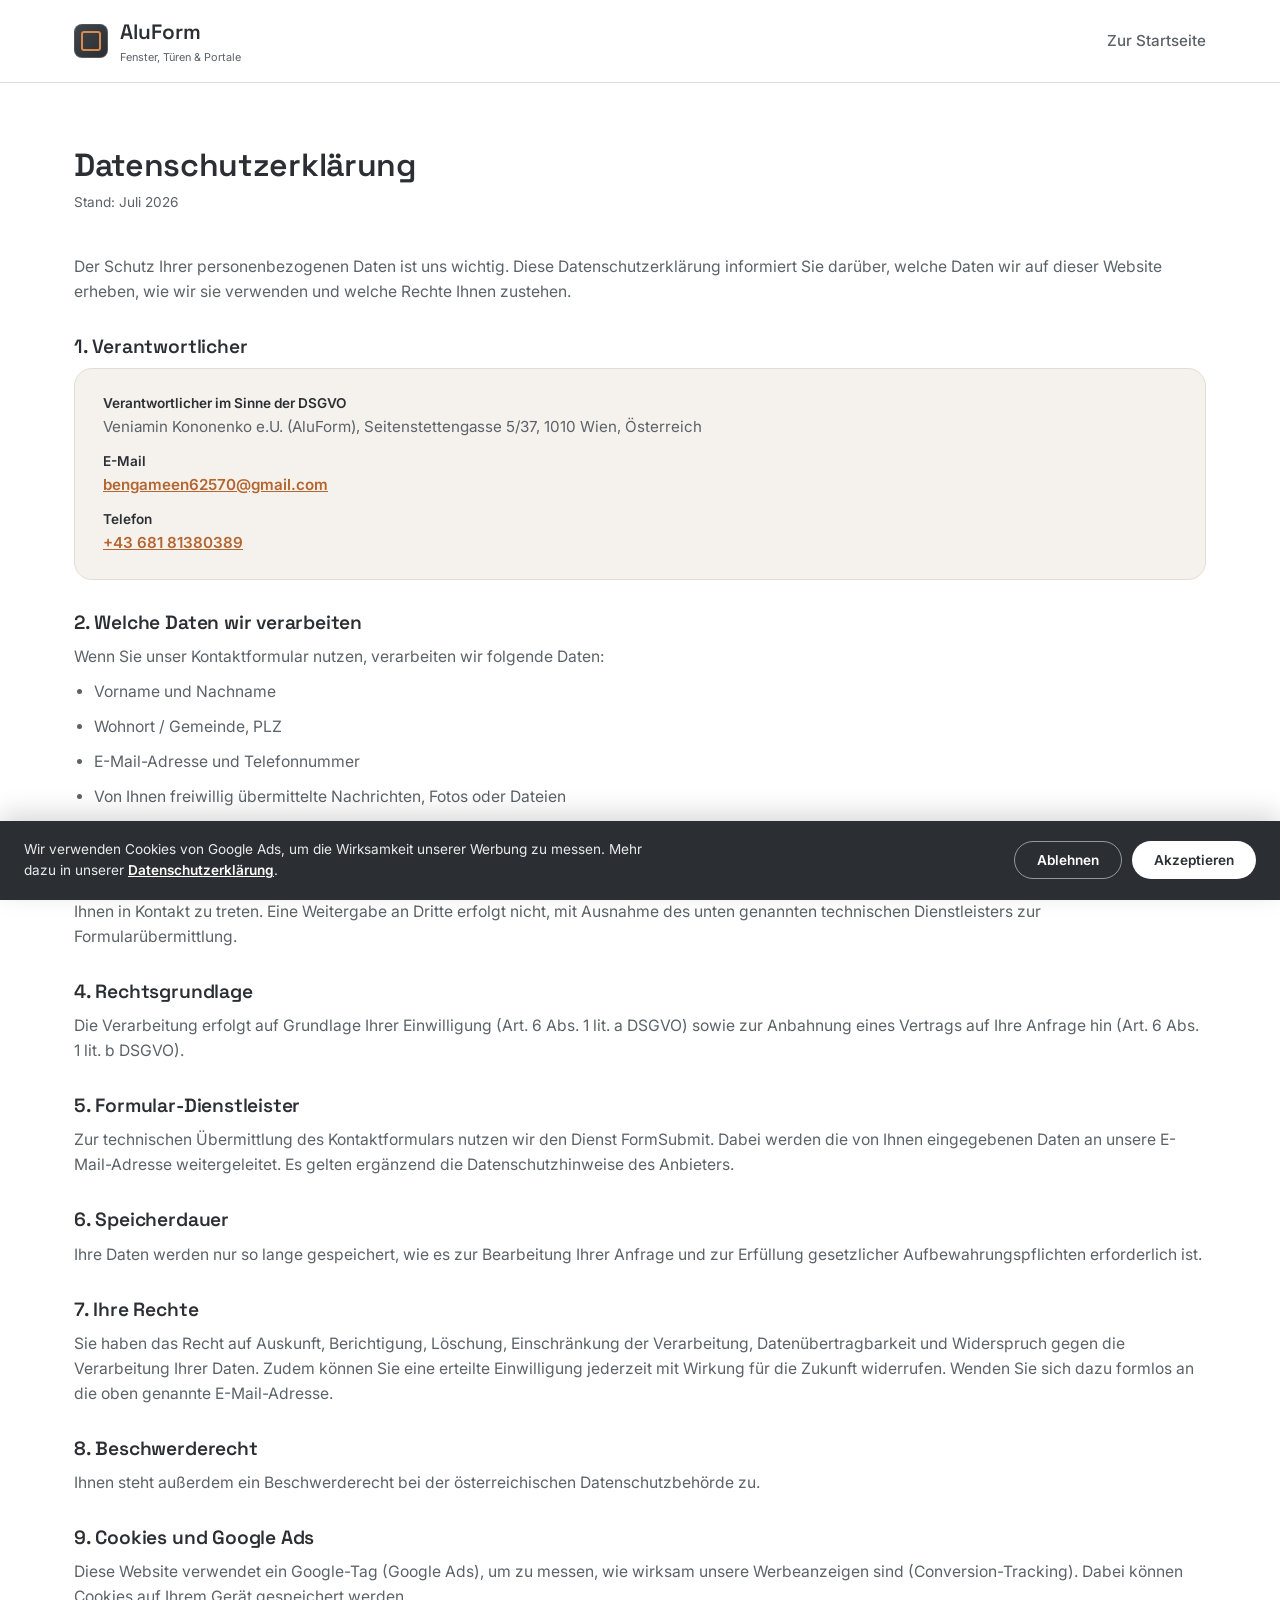
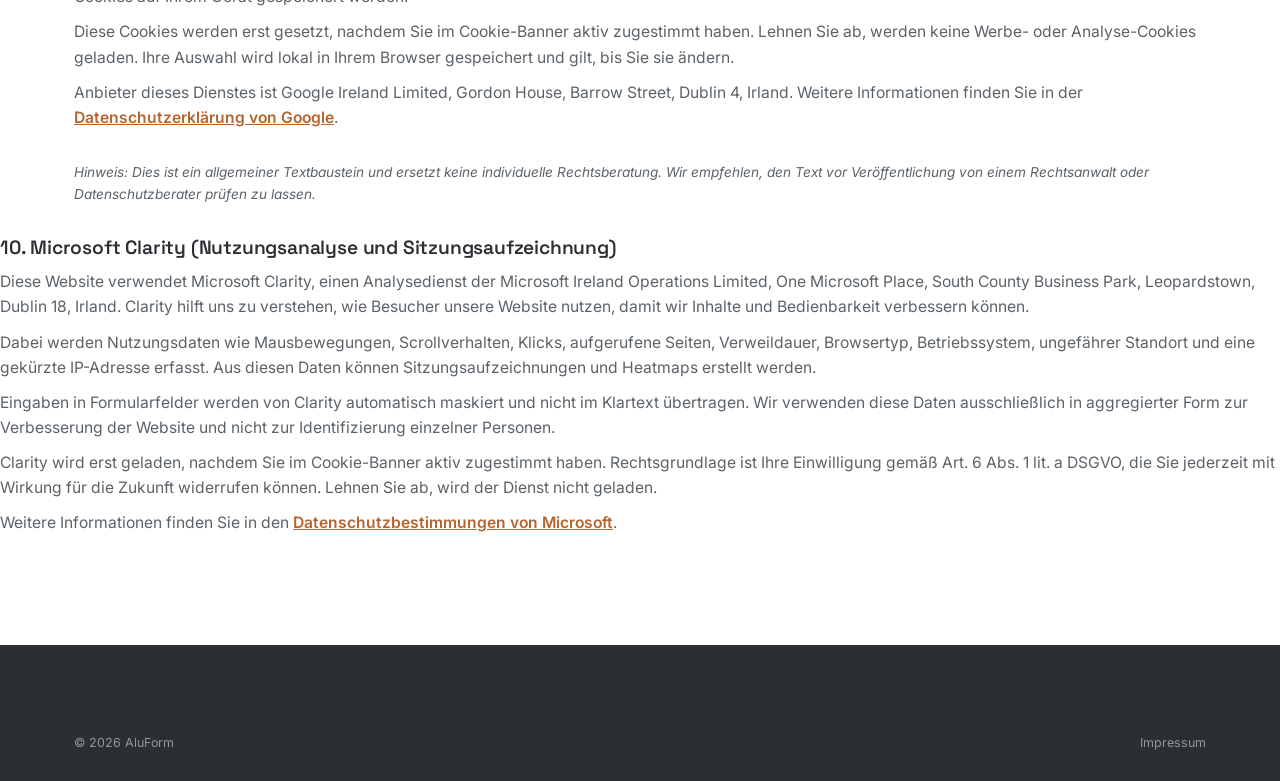
<file: datenschutz.html>
<!DOCTYPE html>
<html lang="de">
<head>
<meta charset="UTF-8">
<!-- Google Consent Mode v2 (Standard: abgelehnt, bis Nutzer zustimmt) -->
<script>
  window.dataLayer = window.dataLayer || [];
  function gtag(){dataLayer.push(arguments);}
  gtag('consent', 'default', {
    'ad_storage': 'denied',
    'ad_user_data': 'denied',
    'ad_personalization': 'denied',
    'analytics_storage': 'denied'
  });
</script>
<!-- Google tag (gtag.js) -->
<script async src="https://www.googletagmanager.com/gtag/js?id=AW-17923302542"></script>
<script>
  gtag('js', new Date());
  gtag('config', 'AW-17923302542');
</script>

<meta name="description" content="Wie AluForm personenbezogene Daten verarbeitet: Anfrageformular, Cookies, Google Ads und Ihre Rechte.">
<link rel="icon" href="favicon.svg" type="image/svg+xml">
<meta name="theme-color" content="#2b2f33">
<link rel="canonical" href="https://fensteralu.at/datenschutz.html">
<meta name="viewport" content="width=device-width, initial-scale=1.0">
<meta name="robots" content="noindex, follow">
<title>Datenschutzerklärung | AluForm</title>
<link rel="preconnect" href="https://fonts.googleapis.com">
<link rel="preconnect" href="https://fonts.gstatic.com" crossorigin>
<link href="https://fonts.googleapis.com/css2?family=Space+Grotesk:wght@500;600;700&family=Inter:wght@400;500;600;700&display=swap" rel="stylesheet">

<!-- Vorschau beim Teilen -->
<meta property="og:type" content="website">
<meta property="og:site_name" content="AluForm">
<meta property="og:locale" content="de_AT">
<meta property="og:title" content="Datenschutzerklärung | AluForm">
<meta property="og:description" content="Wie AluForm personenbezogene Daten verarbeitet: Anfrageformular, Cookies, Google Ads und Ihre Rechte.">
<meta property="og:url" content="https://fensteralu.at/datenschutz.html">
<meta property="og:image" content="https://fensteralu.at/hero-facade.jpg">
<meta name="twitter:card" content="summary_large_image">
<link rel="stylesheet" href="style.css">
<style>
/* Узкие телефоны (320 px): шапка и длинные немецкие слова не должны растягивать страницу */
html,body{overflow-x:hidden}
h1,h2,h3{overflow-wrap:break-word;hyphens:auto}
@media(max-width:400px){
  .header-actions{gap:8px}
  .header-actions .btn,.header-actions a{font-size:13px;padding:8px 12px}
  h1{font-size:26px;line-height:1.2}
}
@media(max-width:360px){
  .header-actions{flex-wrap:wrap;justify-content:flex-end}
  h1{font-size:23px}
}
</style>
</head>
<body>

<div class="cookie-banner hidden" id="cookie-banner">
  <p>Wir verwenden Cookies von Google Ads, um die Wirksamkeit unserer Werbung zu messen. Mehr dazu in unserer <a href="datenschutz.html">Datenschutzerklärung</a>.</p>
  <div class="cookie-actions">
    <button class="btn-cookie btn-cookie-decline" id="cookie-decline">Ablehnen</button>
    <button class="btn-cookie btn-cookie-accept" id="cookie-accept">Akzeptieren</button>
  </div>
</div>


<header class="site-header">
  <div class="container header-inner">
    <a href="index.html" class="logo">
      <span class="logo-mark"></span>
      <span>AluForm<small>Fenster, Türen &amp; Portale</small></span>
    </a>
    <nav class="nav-links open" style="position:static;border:none;transform:none;opacity:1;pointer-events:auto;flex-direction:row;">
      <a href="index.html">Zur Startseite</a>
    </nav>
  </div>
</header>

<main class="legal-page">
  <div class="container">
    <h1>Datenschutzerklärung</h1>
    <p class="updated">Stand: Juli 2026</p>

    <p>Der Schutz Ihrer personenbezogenen Daten ist uns wichtig. Diese Datenschutzerklärung informiert Sie darüber, welche Daten wir auf dieser Website erheben, wie wir sie verwenden und welche Rechte Ihnen zustehen.</p>

    <h2>1. Verantwortlicher</h2>
    <div class="legal-card">
      <dl>
        <dt>Verantwortlicher im Sinne der DSGVO</dt>
        <dd>Veniamin Kononenko e.U. (AluForm), Seitenstettengasse 5/37, 1010 Wien, Österreich</dd>
        <dt>E-Mail</dt>
        <dd><a href="mailto:bengameen62570@gmail.com">bengameen62570@gmail.com</a></dd>
        <dt>Telefon</dt>
        <dd><a href="tel:+4368181380389">+43 681 81380389</a></dd>
      </dl>
    </div>

    <h2>2. Welche Daten wir verarbeiten</h2>
    <p>Wenn Sie unser Kontaktformular nutzen, verarbeiten wir folgende Daten:</p>
    <ul>
      <li>Vorname und Nachname</li>
      <li>Wohnort / Gemeinde, PLZ</li>
      <li>E-Mail-Adresse und Telefonnummer</li>
      <li>Von Ihnen freiwillig übermittelte Nachrichten, Fotos oder Dateien</li>
    </ul>

    <h2>3. Zweck der Verarbeitung</h2>
    <p>Wir verwenden diese Daten ausschließlich, um Ihre Anfrage zu bearbeiten, Ihnen eine Berechnung für Fenster, Türen oder Portale zu erstellen und mit Ihnen in Kontakt zu treten. Eine Weitergabe an Dritte erfolgt nicht, mit Ausnahme des unten genannten technischen Dienstleisters zur Formularübermittlung.</p>

    <h2>4. Rechtsgrundlage</h2>
    <p>Die Verarbeitung erfolgt auf Grundlage Ihrer Einwilligung (Art. 6 Abs. 1 lit. a DSGVO) sowie zur Anbahnung eines Vertrags auf Ihre Anfrage hin (Art. 6 Abs. 1 lit. b DSGVO).</p>

    <h2>5. Formular-Dienstleister</h2>
    <p>Zur technischen Übermittlung des Kontaktformulars nutzen wir den Dienst FormSubmit. Dabei werden die von Ihnen eingegebenen Daten an unsere E-Mail-Adresse weitergeleitet. Es gelten ergänzend die Datenschutzhinweise des Anbieters.</p>

    <h2>6. Speicherdauer</h2>
    <p>Ihre Daten werden nur so lange gespeichert, wie es zur Bearbeitung Ihrer Anfrage und zur Erfüllung gesetzlicher Aufbewahrungspflichten erforderlich ist.</p>

    <h2>7. Ihre Rechte</h2>
    <p>Sie haben das Recht auf Auskunft, Berichtigung, Löschung, Einschränkung der Verarbeitung, Datenübertragbarkeit und Widerspruch gegen die Verarbeitung Ihrer Daten. Zudem können Sie eine erteilte Einwilligung jederzeit mit Wirkung für die Zukunft widerrufen. Wenden Sie sich dazu formlos an die oben genannte E-Mail-Adresse.</p>

    <h2>8. Beschwerderecht</h2>
    <p>Ihnen steht außerdem ein Beschwerderecht bei der österreichischen Datenschutzbehörde zu.</p>

    <h2>9. Cookies und Google Ads</h2>
    <p>Diese Website verwendet ein Google-Tag (Google Ads), um zu messen, wie wirksam unsere Werbeanzeigen sind (Conversion-Tracking). Dabei können Cookies auf Ihrem Gerät gespeichert werden.</p>
    <p>Diese Cookies werden erst gesetzt, nachdem Sie im Cookie-Banner aktiv zugestimmt haben. Lehnen Sie ab, werden keine Werbe- oder Analyse-Cookies geladen. Ihre Auswahl wird lokal in Ihrem Browser gespeichert und gilt, bis Sie sie ändern.</p>
    <p>Anbieter dieses Dienstes ist Google Ireland Limited, Gordon House, Barrow Street, Dublin 4, Irland. Weitere Informationen finden Sie in der <a href="https://policies.google.com/privacy" target="_blank" rel="noopener">Datenschutzerklärung von Google</a>.</p>

    <p style="margin-top:32px;font-size:.85rem;"><em>Hinweis: Dies ist ein allgemeiner Textbaustein und ersetzt keine individuelle Rechtsberatung. Wir empfehlen, den Text vor Veröffentlichung von einem Rechtsanwalt oder Datenschutzberater prüfen zu lassen.</em></p>
  </div>
    <h2>10. Microsoft Clarity (Nutzungsanalyse und Sitzungsaufzeichnung)</h2>
    <p>Diese Website verwendet Microsoft Clarity, einen Analysedienst der Microsoft Ireland Operations Limited, One Microsoft Place, South County Business Park, Leopardstown, Dublin 18, Irland. Clarity hilft uns zu verstehen, wie Besucher unsere Website nutzen, damit wir Inhalte und Bedienbarkeit verbessern können.</p>
    <p>Dabei werden Nutzungsdaten wie Mausbewegungen, Scrollverhalten, Klicks, aufgerufene Seiten, Verweildauer, Browsertyp, Betriebssystem, ungefährer Standort und eine gekürzte IP-Adresse erfasst. Aus diesen Daten können Sitzungsaufzeichnungen und Heatmaps erstellt werden.</p>
    <p>Eingaben in Formularfelder werden von Clarity automatisch maskiert und nicht im Klartext übertragen. Wir verwenden diese Daten ausschließlich in aggregierter Form zur Verbesserung der Website und nicht zur Identifizierung einzelner Personen.</p>
    <p>Clarity wird erst geladen, nachdem Sie im Cookie-Banner aktiv zugestimmt haben. Rechtsgrundlage ist Ihre Einwilligung gemäß Art. 6 Abs. 1 lit. a DSGVO, die Sie jederzeit mit Wirkung für die Zukunft widerrufen können. Lehnen Sie ab, wird der Dienst nicht geladen.</p>
    <p>Weitere Informationen finden Sie in den <a href="https://privacy.microsoft.com/de-de/privacystatement" target="_blank" rel="noopener">Datenschutzbestimmungen von Microsoft</a>.</p>
</main>

<footer>
  <div class="container">
    <div class="footer-legal">
      <span>© <span id="year"></span> AluForm</span>
      <span><a href="impressum.html" style="color:inherit;">Impressum</a></span>
    </div>
  </div>
</footer>

<script src="script.js"></script>
</body>
</html>
</file>
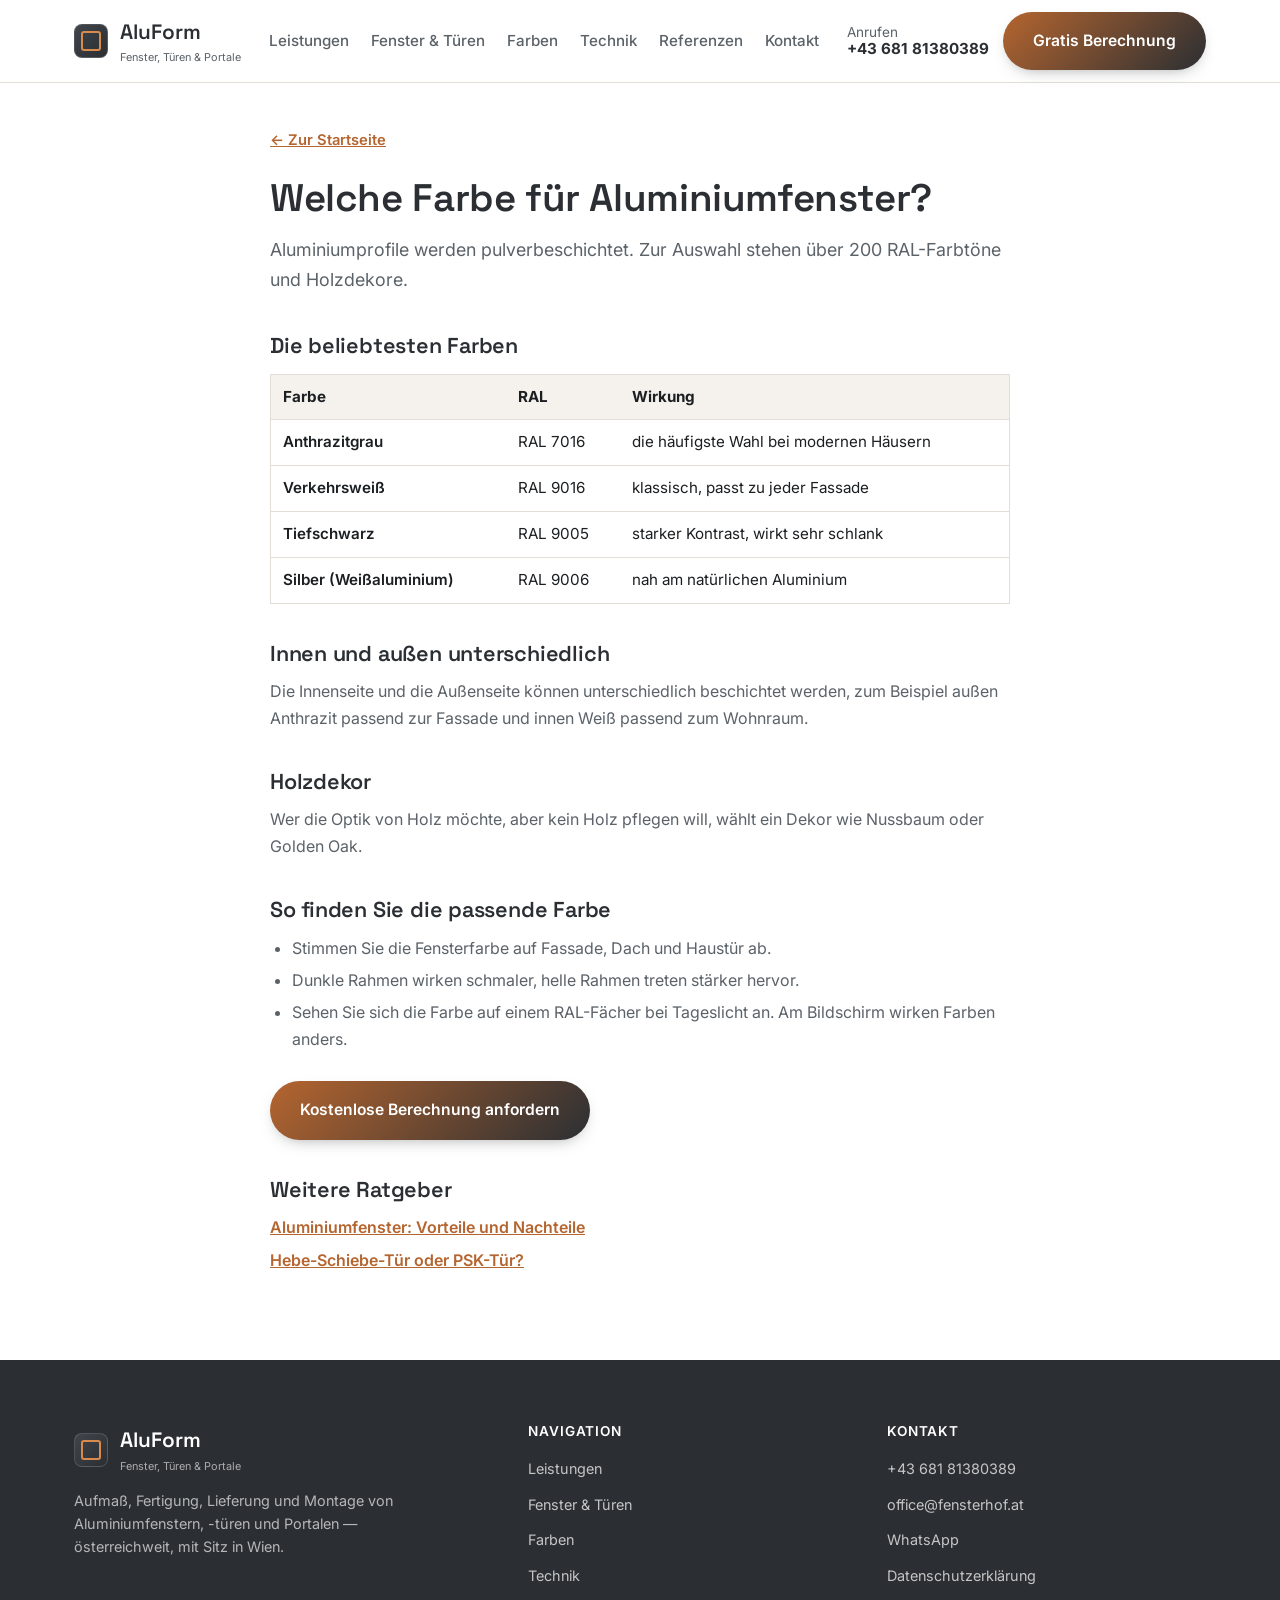
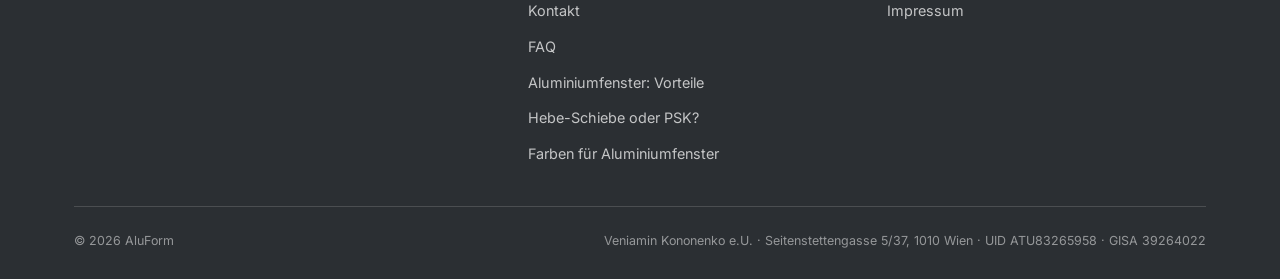
<file: fensterfarben-ral.html>
<!DOCTYPE html>
<html lang="de">
<head>
<meta charset="UTF-8">
<meta name="viewport" content="width=device-width, initial-scale=1.0">
<title>Farben für Aluminiumfenster: RAL, zweifarbig, Holzdekor | AluForm</title>
<meta name="description" content="Welche Farbe für Aluminiumfenster? Die beliebtesten RAL-Töne, zweifarbige Ausführung innen und außen und Holzdekore im Überblick.">
<link rel="canonical" href="https://fensteralu.at/fensterfarben-ral.html">
<link rel="icon" href="favicon.svg" type="image/svg+xml">
<meta name="theme-color" content="#2b2f33">
<meta property="og:type" content="article">
<meta property="og:site_name" content="AluForm">
<meta property="og:locale" content="de_AT">
<meta property="og:title" content="Welche Farbe für Aluminiumfenster?">
<meta property="og:description" content="Welche Farbe für Aluminiumfenster? Die beliebtesten RAL-Töne, zweifarbige Ausführung innen und außen und Holzdekore im Überblick.">
<meta property="og:url" content="https://fensteralu.at/fensterfarben-ral.html">
<link rel="preconnect" href="https://fonts.googleapis.com">
<link rel="preconnect" href="https://fonts.gstatic.com" crossorigin>
<link href="https://fonts.googleapis.com/css2?family=Space+Grotesk:wght@500;600;700&family=Inter:wght@400;500;600;700&display=swap" rel="stylesheet">
<link rel="stylesheet" href="style.css">
<style>
/* Узкие телефоны (320 px): шапка и длинные немецкие слова не должны растягивать страницу */
html,body{overflow-x:hidden}
h1,h2,h3{overflow-wrap:break-word;hyphens:auto}
@media(max-width:400px){
  .header-actions{gap:8px}
  .header-actions .btn,.header-actions a{font-size:13px;padding:8px 12px}
  h1{font-size:26px;line-height:1.2}
}
@media(max-width:360px){
  .header-actions{flex-wrap:wrap;justify-content:flex-end}
  h1{font-size:23px}
}
</style>
<style>
.rg{max-width:780px;margin:0 auto;padding:44px 20px 72px}
.rg .rg-back{display:inline-block;margin:0 0 22px;font-size:.92rem}
.rg h1{font-size:clamp(1.75rem,4vw,2.4rem);line-height:1.2;margin:0 0 14px;overflow-wrap:break-word;hyphens:auto}
.rg h2{font-size:1.35rem;line-height:1.3;margin:36px 0 10px}
.rg p{margin:0 0 14px;line-height:1.7}
.rg li{margin:5px 0;line-height:1.7}
.rg .rg-lead{font-size:1.12rem;margin-bottom:6px}
.rg ul,.rg ol{padding-left:22px;margin:10px 0 14px}
.rg ul li{list-style:disc}
.rg ol li{list-style:decimal;margin:8px 0}
.rg .rg-tw{overflow-x:auto;margin:14px 0 16px}
.rg table{width:100%;border-collapse:collapse}
.rg th,.rg td{text-align:left;vertical-align:top;padding:11px 12px;font-size:.95rem;line-height:1.5}
.rg th{font-weight:700}
.rg tr:last-child td{border-bottom:0}
.rg td:first-child{font-weight:600}
.rg a:not(.btn){text-decoration:underline}
.rg .rg-cta{margin:28px 0 0}
.rg .rg-more{padding-left:0}
.rg .rg-more li{list-style:none;margin:6px 0}
@media(max-width:560px){.rg{padding:30px 16px 56px}.rg th,.rg td{padding:9px 8px;font-size:.88rem}
.rg .rg-w4,.rg .rg-w4 tbody,.rg .rg-w4 tr,.rg .rg-w4 td{display:block;width:100%}
.rg .rg-w4 tr:first-child{display:none}
.rg .rg-w4 tr{padding:10px 12px;border-bottom:1px solid var(--line,#e2ddd6)}
.rg .rg-w4 tr:last-child{border-bottom:0}
.rg .rg-w4 td{border-bottom:0;padding:2px 0;font-size:.92rem}
.rg .rg-w4 td:first-child{font-weight:700;padding-bottom:4px}
.rg .rg-w4 td[data-l]::before{content:attr(data-l) ": ";font-weight:600}}
.rg p,.rg li{color:var(--ink-soft,#5b6268)}
.rg a:not(.btn){color:var(--copper-600,#b5652f);font-weight:600}
.rg table{background:var(--white,#fff);border:1px solid var(--line,#e2ddd6)}
.rg th,.rg td{border-bottom:1px solid var(--line,#e2ddd6);color:var(--ink,#1c1f22)}
.rg th{background:var(--sand-050,#f5f2ee)}
.rg .rg-lead{color:var(--ink-soft,#5b6268)}
</style>
<script type="application/ld+json">
{
 "@context": "https://schema.org",
 "@type": "Article",
 "headline": "Welche Farbe für Aluminiumfenster?",
 "description": "Welche Farbe für Aluminiumfenster? Die beliebtesten RAL-Töne, zweifarbige Ausführung innen und außen und Holzdekore im Überblick.",
 "inLanguage": "de-AT",
 "datePublished": "2026-11-15",
 "dateModified": "2026-11-15",
 "mainEntityOfPage": "https://fensteralu.at/fensterfarben-ral.html",
 "author": {
  "@type": "Organization",
  "name": "AluForm",
  "url": "https://fensteralu.at/"
 },
 "publisher": {
  "@id": "https://fensteralu.at/#firma"
 }
}
</script>
</head>
<body>
<header class="site-header">
  <div class="container header-inner">
    <a href="index.html#top" class="logo">
      <span class="logo-mark"></span>
      <span>AluForm<small>Fenster, Türen &amp; Portale</small></span>
    </a>

    <nav class="nav-links" id="navLinks">
      <a href="index.html#leistungen">Leistungen</a>
      <a href="index.html#produkte">Fenster &amp; Türen</a>
      <a href="index.html#farben">Farben</a>
      <a href="index.html#technik">Technik</a>
      <a href="index.html#referenzen">Referenzen</a>
      <a href="index.html#kontakt">Kontakt</a>
    </nav>

    <div class="header-actions">
      <a href="tel:+4368181380389" class="header-phone">
        <span>Anrufen</span>
        <strong>+43 681 81380389</strong>
      </a>
      <a href="index.html#kontakt" class="btn btn-primary"><span>Gratis Berechnung</span></a>
      <button class="nav-toggle" id="navToggle" aria-label="Menü öffnen" aria-expanded="false">
        <span></span><span></span><span></span>
      </button>
    </div>
  </div>
</header>
<main id="top">
<article class="rg">
<a class="rg-back" href="index.html">← Zur Startseite</a>
<h1>Welche Farbe für Aluminiumfenster?</h1>
<p class="rg-lead">Aluminiumprofile werden pulverbeschichtet. Zur Auswahl stehen über 200 RAL-Farbtöne und Holzdekore.</p>
<h2>Die beliebtesten Farben</h2>
<div class="rg-tw"><table><tr><th>Farbe</th><th>RAL</th><th>Wirkung</th></tr><tr><td>Anthrazitgrau</td><td>RAL 7016</td><td>die häufigste Wahl bei modernen Häusern</td></tr><tr><td>Verkehrsweiß</td><td>RAL 9016</td><td>klassisch, passt zu jeder Fassade</td></tr><tr><td>Tiefschwarz</td><td>RAL 9005</td><td>starker Kontrast, wirkt sehr schlank</td></tr><tr><td>Silber (Weißaluminium)</td><td>RAL 9006</td><td>nah am natürlichen Aluminium</td></tr></table></div>
<h2>Innen und außen unterschiedlich</h2>
<p>Die Innenseite und die Außenseite können unterschiedlich beschichtet werden, zum Beispiel außen Anthrazit passend zur Fassade und innen Weiß passend zum Wohnraum.</p>
<h2>Holzdekor</h2>
<p>Wer die Optik von Holz möchte, aber kein Holz pflegen will, wählt ein Dekor wie Nussbaum oder Golden Oak.</p>
<h2>So finden Sie die passende Farbe</h2>
<ul>
<li>Stimmen Sie die Fensterfarbe auf Fassade, Dach und Haustür ab.</li>
<li>Dunkle Rahmen wirken schmaler, helle Rahmen treten stärker hervor.</li>
<li>Sehen Sie sich die Farbe auf einem RAL-Fächer bei Tageslicht an. Am Bildschirm wirken Farben anders.</li>
</ul>
<p class="rg-cta"><a class="btn btn-primary" href="index.html#kontakt"><span>Kostenlose Berechnung anfordern</span></a></p>
<h2>Weitere Ratgeber</h2>
<ul class="rg-more"><li><a href="aluminiumfenster-vorteile.html">Aluminiumfenster: Vorteile und Nachteile</a></li><li><a href="hebe-schiebe-oder-psk.html">Hebe-Schiebe-Tür oder PSK-Tür?</a></li></ul>
</article>
</main>
<footer>
  <div class="container">
    <div class="footer-grid">
      <div class="footer-brand">
        <a href="index.html#top" class="logo">
          <span class="logo-mark"></span>
          <span>AluForm<small>Fenster, Türen &amp; Portale</small></span>
        </a>
        <p>Aufmaß, Fertigung, Lieferung und Montage von Aluminiumfenstern, -türen und Portalen — österreichweit, mit Sitz in Wien.</p>
      </div>
      <div class="footer-col">
        <h4>Navigation</h4>
        <ul>
          <li><a href="index.html#leistungen">Leistungen</a></li>
          <li><a href="index.html#produkte">Fenster &amp; Türen</a></li>
          <li><a href="index.html#farben">Farben</a></li>
          <li><a href="index.html#technik">Technik</a></li>
          <li><a href="index.html#kontakt">Kontakt</a></li>
          <li><a href="index.html#faq">FAQ</a></li>
          <li><a href="aluminiumfenster-vorteile.html">Aluminiumfenster: Vorteile</a></li>
          <li><a href="hebe-schiebe-oder-psk.html">Hebe-Schiebe oder PSK?</a></li>
          <li><a href="fensterfarben-ral.html">Farben für Aluminiumfenster</a></li>
        </ul>
      </div>
      <div class="footer-col">
        <h4>Kontakt</h4>
        <ul>
          <li><a href="tel:+4368181380389">+43 681 81380389</a></li>
          <li><a href="mailto:office@fensterhof.at">office@fensterhof.at</a></li>
          <li><a href="https://wa.me/4368181380389" target="_blank" rel="noopener">WhatsApp</a></li>
          <li><a href="datenschutz.html">Datenschutzerklärung</a></li>
          <li><a href="impressum.html">Impressum</a></li>
        </ul>
      </div>
    </div>
    <div class="footer-legal">
      <span>© <span id="year"></span> AluForm</span>
      <span>Veniamin Kononenko e.U. · Seitenstettengasse 5/37, 1010 Wien · UID ATU83265958 · GISA 39264022</span>
    </div>
  </div>
</footer>
<script>
(function(){var y=document.getElementById('year');if(y)y.textContent=new Date().getFullYear();var n=document.getElementById('navLinks'),t=document.getElementById('navToggle');if(n&&t)t.addEventListener('click',function(){var o=n.classList.toggle('open');t.setAttribute('aria-expanded',String(o));});})();
</script>
</body>
</html>
</file>
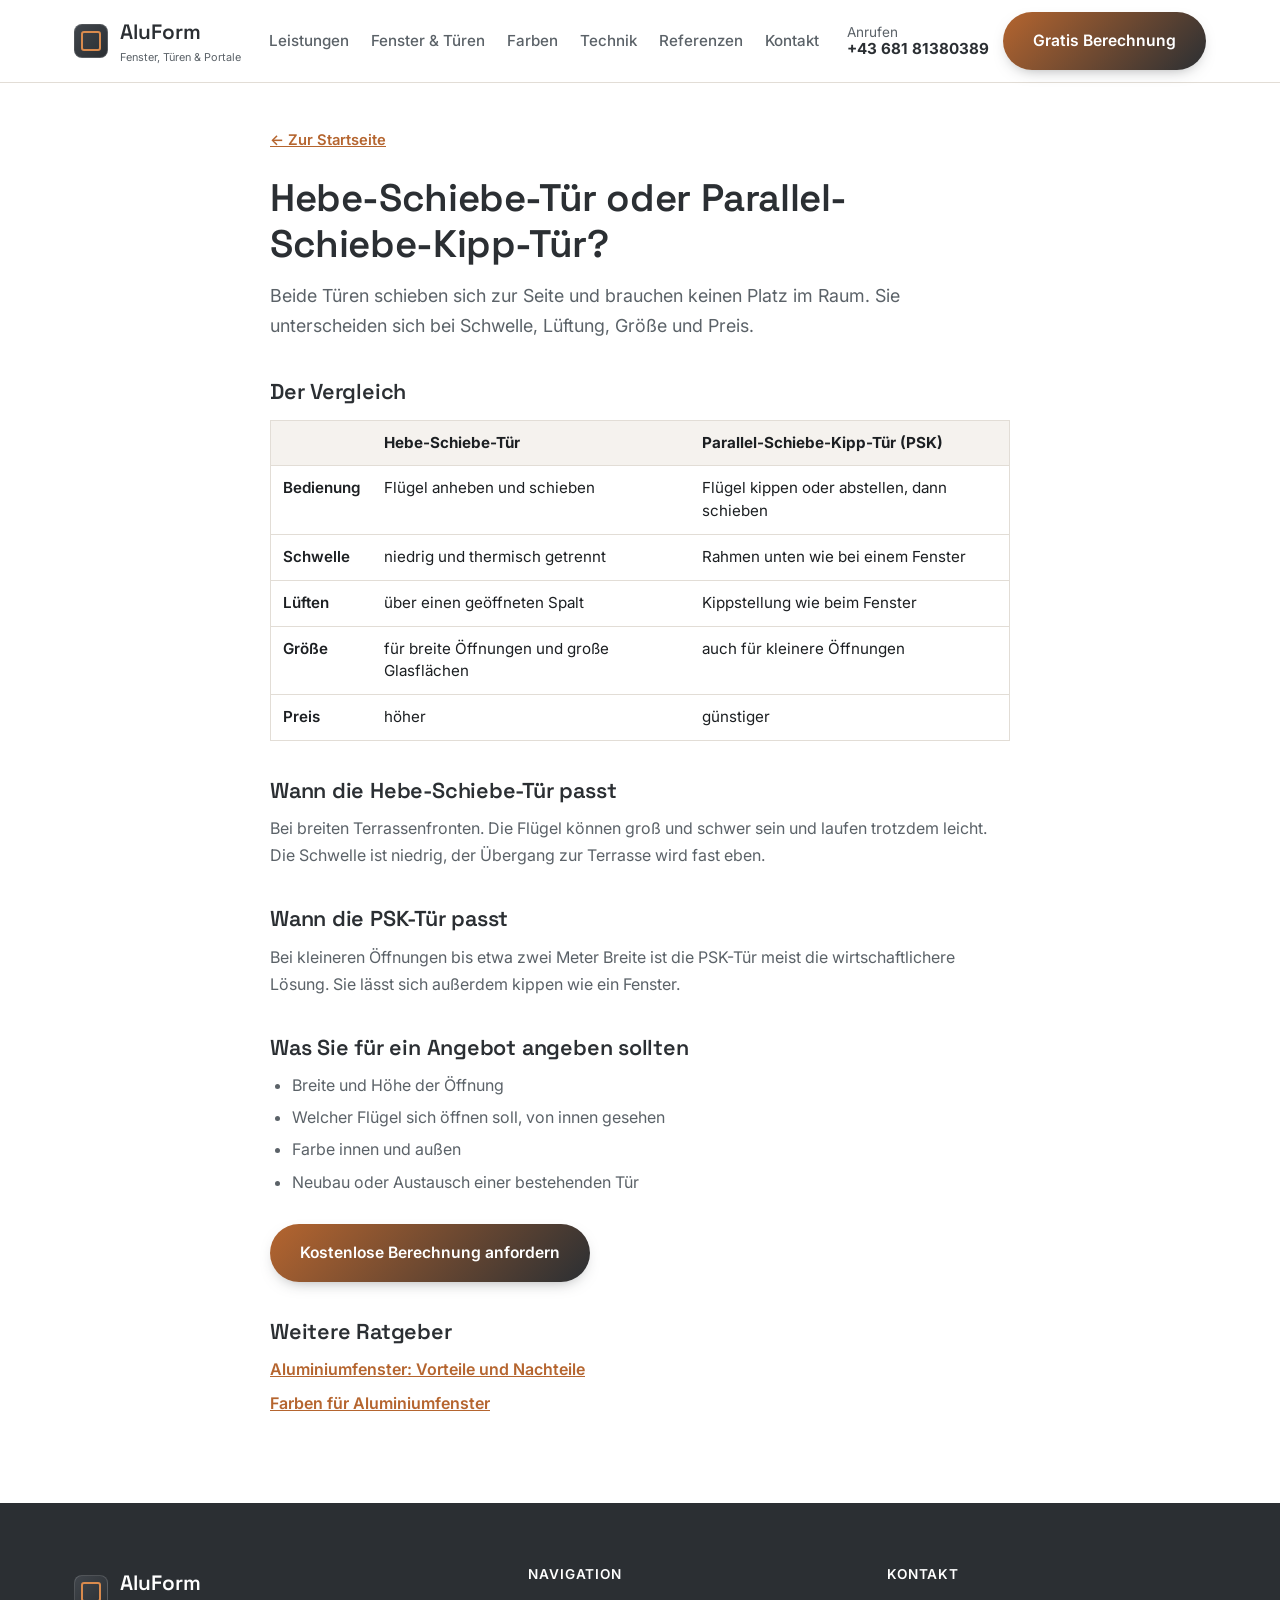
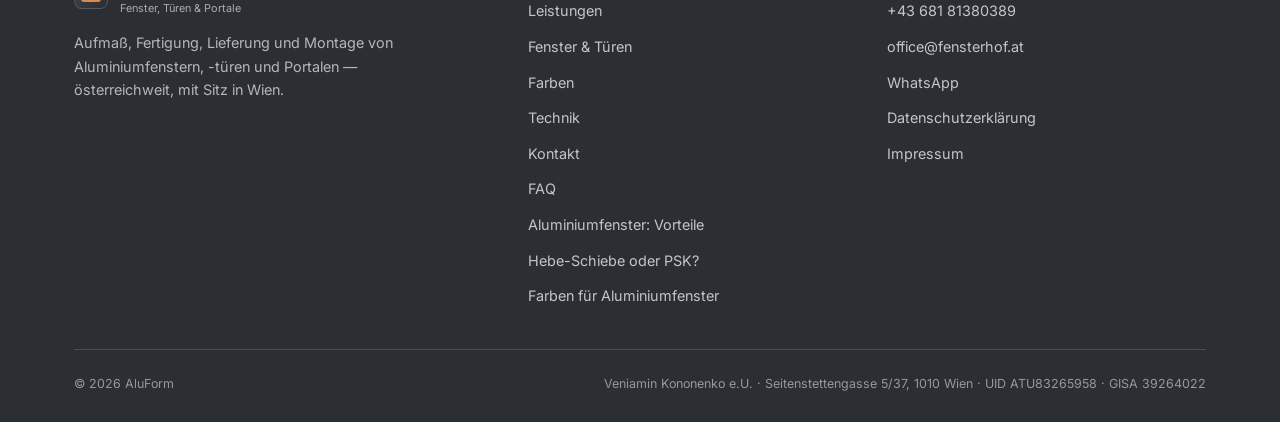
<file: hebe-schiebe-oder-psk.html>
<!DOCTYPE html>
<html lang="de">
<head>
<meta charset="UTF-8">
<meta name="viewport" content="width=device-width, initial-scale=1.0">
<title>Hebe-Schiebe-Tür oder PSK-Tür: der Unterschied | AluForm</title>
<meta name="description" content="Hebe-Schiebe-Tür und Parallel-Schiebe-Kipp-Tür im Vergleich: Bedienung, Schwelle, Lüften, Größe und Preis – und welche Tür zu welcher Öffnung passt.">
<link rel="canonical" href="https://fensteralu.at/hebe-schiebe-oder-psk.html">
<link rel="icon" href="favicon.svg" type="image/svg+xml">
<meta name="theme-color" content="#2b2f33">
<meta property="og:type" content="article">
<meta property="og:site_name" content="AluForm">
<meta property="og:locale" content="de_AT">
<meta property="og:title" content="Hebe-Schiebe-Tür oder Parallel-Schiebe-Kipp-Tür?">
<meta property="og:description" content="Hebe-Schiebe-Tür und Parallel-Schiebe-Kipp-Tür im Vergleich: Bedienung, Schwelle, Lüften, Größe und Preis – und welche Tür zu welcher Öffnung passt.">
<meta property="og:url" content="https://fensteralu.at/hebe-schiebe-oder-psk.html">
<link rel="preconnect" href="https://fonts.googleapis.com">
<link rel="preconnect" href="https://fonts.gstatic.com" crossorigin>
<link href="https://fonts.googleapis.com/css2?family=Space+Grotesk:wght@500;600;700&family=Inter:wght@400;500;600;700&display=swap" rel="stylesheet">
<link rel="stylesheet" href="style.css">
<style>
/* Узкие телефоны (320 px): шапка и длинные немецкие слова не должны растягивать страницу */
html,body{overflow-x:hidden}
h1,h2,h3{overflow-wrap:break-word;hyphens:auto}
@media(max-width:400px){
  .header-actions{gap:8px}
  .header-actions .btn,.header-actions a{font-size:13px;padding:8px 12px}
  h1{font-size:26px;line-height:1.2}
}
@media(max-width:360px){
  .header-actions{flex-wrap:wrap;justify-content:flex-end}
  h1{font-size:23px}
}
</style>
<style>
.rg{max-width:780px;margin:0 auto;padding:44px 20px 72px}
.rg .rg-back{display:inline-block;margin:0 0 22px;font-size:.92rem}
.rg h1{font-size:clamp(1.75rem,4vw,2.4rem);line-height:1.2;margin:0 0 14px;overflow-wrap:break-word;hyphens:auto}
.rg h2{font-size:1.35rem;line-height:1.3;margin:36px 0 10px}
.rg p{margin:0 0 14px;line-height:1.7}
.rg li{margin:5px 0;line-height:1.7}
.rg .rg-lead{font-size:1.12rem;margin-bottom:6px}
.rg ul,.rg ol{padding-left:22px;margin:10px 0 14px}
.rg ul li{list-style:disc}
.rg ol li{list-style:decimal;margin:8px 0}
.rg .rg-tw{overflow-x:auto;margin:14px 0 16px}
.rg table{width:100%;border-collapse:collapse}
.rg th,.rg td{text-align:left;vertical-align:top;padding:11px 12px;font-size:.95rem;line-height:1.5}
.rg th{font-weight:700}
.rg tr:last-child td{border-bottom:0}
.rg td:first-child{font-weight:600}
.rg a:not(.btn){text-decoration:underline}
.rg .rg-cta{margin:28px 0 0}
.rg .rg-more{padding-left:0}
.rg .rg-more li{list-style:none;margin:6px 0}
@media(max-width:560px){.rg{padding:30px 16px 56px}.rg th,.rg td{padding:9px 8px;font-size:.88rem}
.rg .rg-w4,.rg .rg-w4 tbody,.rg .rg-w4 tr,.rg .rg-w4 td{display:block;width:100%}
.rg .rg-w4 tr:first-child{display:none}
.rg .rg-w4 tr{padding:10px 12px;border-bottom:1px solid var(--line,#e2ddd6)}
.rg .rg-w4 tr:last-child{border-bottom:0}
.rg .rg-w4 td{border-bottom:0;padding:2px 0;font-size:.92rem}
.rg .rg-w4 td:first-child{font-weight:700;padding-bottom:4px}
.rg .rg-w4 td[data-l]::before{content:attr(data-l) ": ";font-weight:600}}
.rg p,.rg li{color:var(--ink-soft,#5b6268)}
.rg a:not(.btn){color:var(--copper-600,#b5652f);font-weight:600}
.rg table{background:var(--white,#fff);border:1px solid var(--line,#e2ddd6)}
.rg th,.rg td{border-bottom:1px solid var(--line,#e2ddd6);color:var(--ink,#1c1f22)}
.rg th{background:var(--sand-050,#f5f2ee)}
.rg .rg-lead{color:var(--ink-soft,#5b6268)}
</style>
<script type="application/ld+json">
{
 "@context": "https://schema.org",
 "@type": "Article",
 "headline": "Hebe-Schiebe-Tür oder Parallel-Schiebe-Kipp-Tür?",
 "description": "Hebe-Schiebe-Tür und Parallel-Schiebe-Kipp-Tür im Vergleich: Bedienung, Schwelle, Lüften, Größe und Preis – und welche Tür zu welcher Öffnung passt.",
 "inLanguage": "de-AT",
 "datePublished": "2026-11-15",
 "dateModified": "2026-11-15",
 "mainEntityOfPage": "https://fensteralu.at/hebe-schiebe-oder-psk.html",
 "author": {
  "@type": "Organization",
  "name": "AluForm",
  "url": "https://fensteralu.at/"
 },
 "publisher": {
  "@id": "https://fensteralu.at/#firma"
 }
}
</script>
</head>
<body>
<header class="site-header">
  <div class="container header-inner">
    <a href="index.html#top" class="logo">
      <span class="logo-mark"></span>
      <span>AluForm<small>Fenster, Türen &amp; Portale</small></span>
    </a>

    <nav class="nav-links" id="navLinks">
      <a href="index.html#leistungen">Leistungen</a>
      <a href="index.html#produkte">Fenster &amp; Türen</a>
      <a href="index.html#farben">Farben</a>
      <a href="index.html#technik">Technik</a>
      <a href="index.html#referenzen">Referenzen</a>
      <a href="index.html#kontakt">Kontakt</a>
    </nav>

    <div class="header-actions">
      <a href="tel:+4368181380389" class="header-phone">
        <span>Anrufen</span>
        <strong>+43 681 81380389</strong>
      </a>
      <a href="index.html#kontakt" class="btn btn-primary"><span>Gratis Berechnung</span></a>
      <button class="nav-toggle" id="navToggle" aria-label="Menü öffnen" aria-expanded="false">
        <span></span><span></span><span></span>
      </button>
    </div>
  </div>
</header>
<main id="top">
<article class="rg">
<a class="rg-back" href="index.html">← Zur Startseite</a>
<h1>Hebe-Schiebe-Tür oder Parallel-Schiebe-Kipp-Tür?</h1>
<p class="rg-lead">Beide Türen schieben sich zur Seite und brauchen keinen Platz im Raum. Sie unterscheiden sich bei Schwelle, Lüftung, Größe und Preis.</p>
<h2>Der Vergleich</h2>
<div class="rg-tw"><table><tr><th></th><th>Hebe-Schiebe-Tür</th><th>Parallel-Schiebe-Kipp-Tür (PSK)</th></tr><tr><td>Bedienung</td><td>Flügel anheben und schieben</td><td>Flügel kippen oder abstellen, dann schieben</td></tr><tr><td>Schwelle</td><td>niedrig und thermisch getrennt</td><td>Rahmen unten wie bei einem Fenster</td></tr><tr><td>Lüften</td><td>über einen geöffneten Spalt</td><td>Kippstellung wie beim Fenster</td></tr><tr><td>Größe</td><td>für breite Öffnungen und große Glasflächen</td><td>auch für kleinere Öffnungen</td></tr><tr><td>Preis</td><td>höher</td><td>günstiger</td></tr></table></div>
<h2>Wann die Hebe-Schiebe-Tür passt</h2>
<p>Bei breiten Terrassenfronten. Die Flügel können groß und schwer sein und laufen trotzdem leicht. Die Schwelle ist niedrig, der Übergang zur Terrasse wird fast eben.</p>
<h2>Wann die PSK-Tür passt</h2>
<p>Bei kleineren Öffnungen bis etwa zwei Meter Breite ist die PSK-Tür meist die wirtschaftlichere Lösung. Sie lässt sich außerdem kippen wie ein Fenster.</p>
<h2>Was Sie für ein Angebot angeben sollten</h2>
<ul>
<li>Breite und Höhe der Öffnung</li>
<li>Welcher Flügel sich öffnen soll, von innen gesehen</li>
<li>Farbe innen und außen</li>
<li>Neubau oder Austausch einer bestehenden Tür</li>
</ul>
<p class="rg-cta"><a class="btn btn-primary" href="index.html#kontakt"><span>Kostenlose Berechnung anfordern</span></a></p>
<h2>Weitere Ratgeber</h2>
<ul class="rg-more"><li><a href="aluminiumfenster-vorteile.html">Aluminiumfenster: Vorteile und Nachteile</a></li><li><a href="fensterfarben-ral.html">Farben für Aluminiumfenster</a></li></ul>
</article>
</main>
<footer>
  <div class="container">
    <div class="footer-grid">
      <div class="footer-brand">
        <a href="index.html#top" class="logo">
          <span class="logo-mark"></span>
          <span>AluForm<small>Fenster, Türen &amp; Portale</small></span>
        </a>
        <p>Aufmaß, Fertigung, Lieferung und Montage von Aluminiumfenstern, -türen und Portalen — österreichweit, mit Sitz in Wien.</p>
      </div>
      <div class="footer-col">
        <h4>Navigation</h4>
        <ul>
          <li><a href="index.html#leistungen">Leistungen</a></li>
          <li><a href="index.html#produkte">Fenster &amp; Türen</a></li>
          <li><a href="index.html#farben">Farben</a></li>
          <li><a href="index.html#technik">Technik</a></li>
          <li><a href="index.html#kontakt">Kontakt</a></li>
          <li><a href="index.html#faq">FAQ</a></li>
          <li><a href="aluminiumfenster-vorteile.html">Aluminiumfenster: Vorteile</a></li>
          <li><a href="hebe-schiebe-oder-psk.html">Hebe-Schiebe oder PSK?</a></li>
          <li><a href="fensterfarben-ral.html">Farben für Aluminiumfenster</a></li>
        </ul>
      </div>
      <div class="footer-col">
        <h4>Kontakt</h4>
        <ul>
          <li><a href="tel:+4368181380389">+43 681 81380389</a></li>
          <li><a href="mailto:office@fensterhof.at">office@fensterhof.at</a></li>
          <li><a href="https://wa.me/4368181380389" target="_blank" rel="noopener">WhatsApp</a></li>
          <li><a href="datenschutz.html">Datenschutzerklärung</a></li>
          <li><a href="impressum.html">Impressum</a></li>
        </ul>
      </div>
    </div>
    <div class="footer-legal">
      <span>© <span id="year"></span> AluForm</span>
      <span>Veniamin Kononenko e.U. · Seitenstettengasse 5/37, 1010 Wien · UID ATU83265958 · GISA 39264022</span>
    </div>
  </div>
</footer>
<script>
(function(){var y=document.getElementById('year');if(y)y.textContent=new Date().getFullYear();var n=document.getElementById('navLinks'),t=document.getElementById('navToggle');if(n&&t)t.addEventListener('click',function(){var o=n.classList.toggle('open');t.setAttribute('aria-expanded',String(o));});})();
</script>
</body>
</html>
</file>
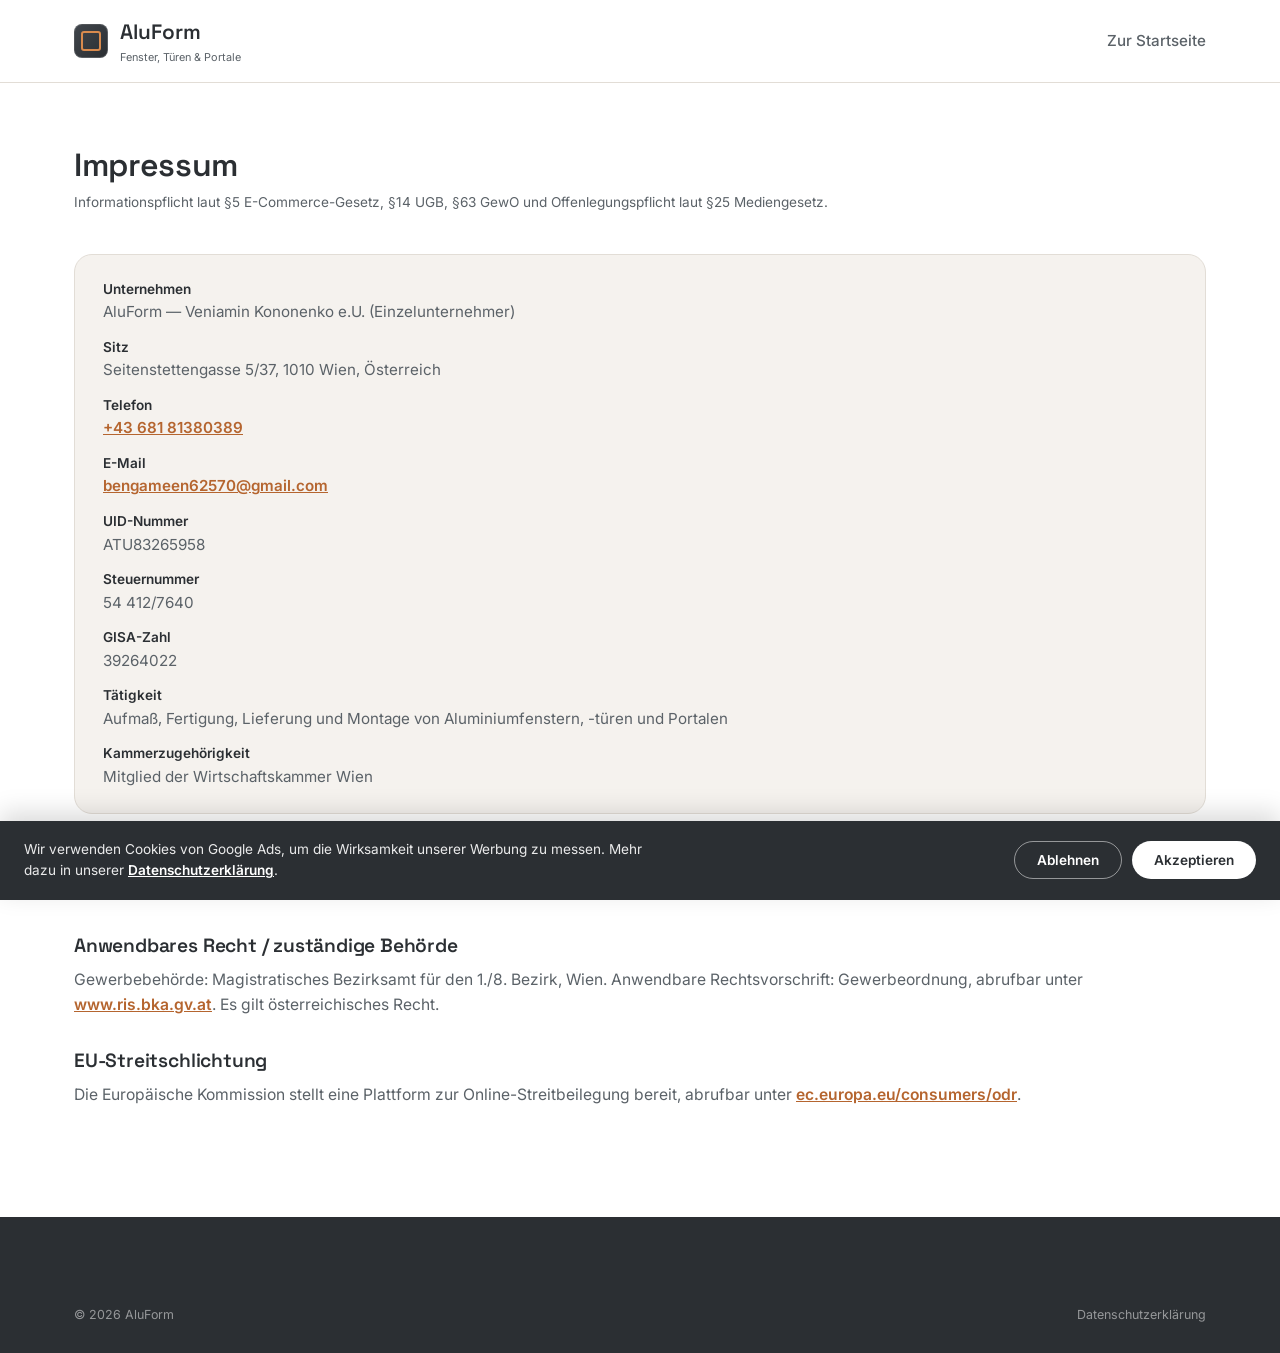
<file: impressum.html>
<!DOCTYPE html>
<html lang="de">
<head>
<meta charset="UTF-8">
<!-- Google Consent Mode v2 (Standard: abgelehnt, bis Nutzer zustimmt) -->
<script>
  window.dataLayer = window.dataLayer || [];
  function gtag(){dataLayer.push(arguments);}
  gtag('consent', 'default', {
    'ad_storage': 'denied',
    'ad_user_data': 'denied',
    'ad_personalization': 'denied',
    'analytics_storage': 'denied'
  });
</script>
<!-- Google tag (gtag.js) -->
<script async src="https://www.googletagmanager.com/gtag/js?id=AW-17923302542"></script>
<script>
  gtag('js', new Date());
  gtag('config', 'AW-17923302542');
</script>

<meta name="description" content="Impressum und Anbieterkennzeichnung von AluForm — Veniamin Kononenko e.U.">
<link rel="icon" href="favicon.svg" type="image/svg+xml">
<meta name="theme-color" content="#2b2f33">
<link rel="canonical" href="https://fensteralu.at/impressum.html">
<meta name="viewport" content="width=device-width, initial-scale=1.0">
<meta name="robots" content="noindex, follow">
<title>Impressum | AluForm</title>
<link rel="preconnect" href="https://fonts.googleapis.com">
<link rel="preconnect" href="https://fonts.gstatic.com" crossorigin>
<link href="https://fonts.googleapis.com/css2?family=Space+Grotesk:wght@500;600;700&family=Inter:wght@400;500;600;700&display=swap" rel="stylesheet">

<!-- Vorschau beim Teilen -->
<meta property="og:type" content="website">
<meta property="og:site_name" content="AluForm">
<meta property="og:locale" content="de_AT">
<meta property="og:title" content="Impressum | AluForm">
<meta property="og:description" content="Impressum und Anbieterkennzeichnung von AluForm — Veniamin Kononenko e.U.">
<meta property="og:url" content="https://fensteralu.at/impressum.html">
<meta property="og:image" content="https://fensteralu.at/hero-facade.jpg">
<meta name="twitter:card" content="summary_large_image">
<link rel="stylesheet" href="style.css">
<style>
/* Узкие телефоны (320 px): шапка и длинные немецкие слова не должны растягивать страницу */
html,body{overflow-x:hidden}
h1,h2,h3{overflow-wrap:break-word;hyphens:auto}
@media(max-width:400px){
  .header-actions{gap:8px}
  .header-actions .btn,.header-actions a{font-size:13px;padding:8px 12px}
  h1{font-size:26px;line-height:1.2}
}
@media(max-width:360px){
  .header-actions{flex-wrap:wrap;justify-content:flex-end}
  h1{font-size:23px}
}
</style>
</head>
<body>

<div class="cookie-banner hidden" id="cookie-banner">
  <p>Wir verwenden Cookies von Google Ads, um die Wirksamkeit unserer Werbung zu messen. Mehr dazu in unserer <a href="datenschutz.html">Datenschutzerklärung</a>.</p>
  <div class="cookie-actions">
    <button class="btn-cookie btn-cookie-decline" id="cookie-decline">Ablehnen</button>
    <button class="btn-cookie btn-cookie-accept" id="cookie-accept">Akzeptieren</button>
  </div>
</div>


<header class="site-header">
  <div class="container header-inner">
    <a href="index.html" class="logo">
      <span class="logo-mark"></span>
      <span>AluForm<small>Fenster, Türen &amp; Portale</small></span>
    </a>
    <nav class="nav-links open" style="position:static;border:none;transform:none;opacity:1;pointer-events:auto;flex-direction:row;">
      <a href="index.html">Zur Startseite</a>
    </nav>
  </div>
</header>

<main class="legal-page">
  <div class="container">
    <h1>Impressum</h1>
    <p class="updated">Informationspflicht laut §5 E-Commerce-Gesetz, §14 UGB, §63 GewO und Offenlegungspflicht laut §25 Mediengesetz.</p>

    <div class="legal-card">
      <dl>
        <dt>Unternehmen</dt>
        <dd>AluForm — Veniamin Kononenko e.U. (Einzelunternehmer)</dd>

        <dt>Sitz</dt>
        <dd>Seitenstettengasse 5/37, 1010 Wien, Österreich</dd>

        <dt>Telefon</dt>
        <dd><a href="tel:+4368181380389">+43 681 81380389</a></dd>

        <dt>E-Mail</dt>
        <dd><a href="mailto:bengameen62570@gmail.com">bengameen62570@gmail.com</a></dd>

        <dt>UID-Nummer</dt>
        <dd>ATU83265958</dd>

        <dt>Steuernummer</dt>
        <dd>54 412/7640</dd>

        <dt>GISA-Zahl</dt>
        <dd>39264022</dd>

        <dt>Tätigkeit</dt>
        <dd>Aufmaß, Fertigung, Lieferung und Montage von Aluminiumfenstern, -türen und Portalen</dd>

        <dt>Kammerzugehörigkeit</dt>
        <dd>Mitglied der Wirtschaftskammer Wien</dd>
      </dl>
    </div>

    <h2>Unternehmensgegenstand</h2>
    <p>Herstellung, Lieferung und Montage von Fenstern, Türen und Portalen aus Aluminium im gesamten Bundesgebiet Österreichs.</p>

    <h2>Anwendbares Recht / zuständige Behörde</h2>
    <p>Gewerbebehörde: Magistratisches Bezirksamt für den 1./8. Bezirk, Wien. Anwendbare Rechtsvorschrift: Gewerbeordnung, abrufbar unter <a href="https://www.ris.bka.gv.at" target="_blank" rel="noopener">www.ris.bka.gv.at</a>. Es gilt österreichisches Recht.</p>

    <h2>EU-Streitschlichtung</h2>
    <p>Die Europäische Kommission stellt eine Plattform zur Online-Streitbeilegung bereit, abrufbar unter <a href="https://ec.europa.eu/consumers/odr" target="_blank" rel="noopener">ec.europa.eu/consumers/odr</a>.</p>
  </div>
</main>

<footer>
  <div class="container">
    <div class="footer-legal">
      <span>© <span id="year"></span> AluForm</span>
      <span><a href="datenschutz.html" style="color:inherit;">Datenschutzerklärung</a></span>
    </div>
  </div>
</footer>

<script src="script.js"></script>
</body>
</html>
</file>
<file: style.css>
/* ============================================================
   AluForm — Fenster, Türen & Portale aus Aluminium
   Design tokens
   ============================================================ */
:root{
  --white:#ffffff;
  --ink:#1c1f22;
  --ink-soft:#5b6268;
  --graphite-900:#2b2f33;
  --graphite-700:#40454b;
  --graphite-500:#6b7278;
  --graphite-300:#a7adb2;
  --sand-050:#f5f2ee;
  --line:#e2ddd6;
  --copper-600:#b5652f;
  --copper-700:#96501f;
  --copper-400:#d98a4d;
  --copper-100:#f4e3d3;
  --shadow:0 20px 50px -20px rgba(43,47,51,.25);
  --radius:18px;
  --radius-sm:10px;
  --font-display:'Space Grotesk', sans-serif;
  --font-body:'Inter', sans-serif;
}

*{box-sizing:border-box;margin:0;padding:0;}
html{scroll-behavior:smooth;}
@media (prefers-reduced-motion: reduce){
  html{scroll-behavior:auto;}
  *{animation-duration:.001ms !important; animation-iteration-count:1 !important; transition-duration:.001ms !important;}
}

body{
  font-family:var(--font-body);
  color:var(--ink);
  background:var(--white);
  line-height:1.6;
  -webkit-font-smoothing:antialiased;
  overflow-x:hidden;
}

img{max-width:100%;display:block;}
a{color:inherit;text-decoration:none;}
ul{list-style:none;}
button{font-family:inherit;cursor:pointer;border:none;background:none;}

h1,h2,h3,h4{
  font-family:var(--font-display);
  font-weight:600;
  line-height:1.15;
  letter-spacing:-.01em;
  color:var(--graphite-900);
}

.container{width:100%;max-width:1180px;margin:0 auto;padding:0 24px;}

.eyebrow{
  display:inline-flex;align-items:center;gap:8px;
  font-size:.8rem;font-weight:600;letter-spacing:.08em;text-transform:uppercase;
  color:var(--copper-600);margin-bottom:14px;
}
.eyebrow::before{content:"";width:22px;height:2px;background:var(--copper-600);display:inline-block;}

section{padding:88px 0;}
.section-alt{background:var(--sand-050);}
.section-head{max-width:640px;margin-bottom:48px;}
.section-head p{color:var(--ink-soft);font-size:1.05rem;margin-top:12px;}

a:focus-visible,button:focus-visible,input:focus-visible,textarea:focus-visible{
  outline:3px solid var(--copper-400);outline-offset:2px;
}

/* ============ Buttons ============ */
.btn{
  position:relative;display:inline-flex;align-items:center;justify-content:center;gap:10px;
  padding:16px 30px;border-radius:100px;font-weight:600;font-size:.98rem;
  transition:transform .2s ease, box-shadow .2s ease;
}
.btn > *{position:relative;z-index:2;}

.btn-primary{
  background:linear-gradient(135deg, var(--copper-600), var(--graphite-900));
  color:var(--white);
  box-shadow:0 6px 16px -8px rgba(43,47,51,.5);
}
.btn-primary:hover{transform:translateY(-2px) scale(1.02);box-shadow:0 14px 26px -10px rgba(43,47,51,.55);}

.btn-ghost{
  background:var(--white);color:var(--graphite-900);border:1.5px solid var(--line);
}
.btn-ghost:hover{border-color:var(--copper-400);transform:translateY(-2px) scale(1.02);box-shadow:0 10px 20px -12px rgba(43,47,51,.3);}

.btn-whatsapp{
  background:linear-gradient(135deg,#1ea952,#0d7c3c);color:var(--white);
  box-shadow:0 6px 16px -8px rgba(13,124,60,.5);
}
.btn-whatsapp:hover{transform:translateY(-2px) scale(1.02);box-shadow:0 14px 26px -10px rgba(13,124,60,.55);}

.btn-block{width:100%;}

/* ============ Header ============ */
.site-header{
  position:sticky;top:0;z-index:50;
  background:rgba(255,255,255,.88);backdrop-filter:blur(10px);
  border-bottom:1px solid var(--line);
}
.header-inner{display:flex;align-items:center;justify-content:space-between;height:82px;}
.logo{display:flex;align-items:center;gap:12px;font-family:var(--font-display);font-weight:600;font-size:1.3rem;color:var(--graphite-900);}
.logo-mark{
  width:34px;height:34px;border-radius:8px;
  background:linear-gradient(135deg, var(--graphite-700), var(--graphite-900));
  position:relative;overflow:hidden;border:1px solid rgba(255,255,255,.15);
}
.logo-mark::before{
  content:"";position:absolute;left:6px;top:6px;right:6px;bottom:6px;
  border:2px solid var(--copper-400);border-radius:3px;
}
.logo small{display:block;font-family:var(--font-body);font-weight:400;font-size:.68rem;color:var(--ink-soft);}

.nav-links{display:flex;align-items:center;gap:32px;font-size:.95rem;font-weight:500;}
.nav-links a{color:var(--ink-soft);transition:color .2s;}
.nav-links a:hover{color:var(--copper-600);}

.header-actions{display:flex;align-items:center;gap:14px;}
.header-phone{display:flex;flex-direction:column;line-height:1.2;font-size:.85rem;color:var(--ink-soft);}
.header-phone strong{color:var(--graphite-900);font-size:.95rem;}

.nav-toggle{display:none;}

@media (max-width:900px){
  .nav-links{
    position:fixed;top:82px;left:0;right:0;background:var(--white);
    flex-direction:column;align-items:flex-start;gap:0;border-bottom:1px solid var(--line);
    transform:translateY(-8px);opacity:0;pointer-events:none;
    transition:opacity .25s ease, transform .25s ease;
  }
  .nav-links.open{opacity:1;pointer-events:auto;transform:translateY(0);}
  .nav-links a{width:100%;padding:16px 24px;border-top:1px solid var(--line);}
  .header-phone{display:none;}
  .nav-toggle{display:flex;flex-direction:column;gap:5px;width:26px;}
  .nav-toggle span{height:2px;background:var(--graphite-900);border-radius:2px;}
}

/* ============ Hero ============ */
.hero{
  padding:70px 0 60px;
  background:radial-gradient(circle at 85% 0%, rgba(217,138,77,.15), transparent 55%),
    linear-gradient(180deg, var(--white), var(--sand-050));
  overflow:hidden;
}
.hero-grid{display:grid;grid-template-columns:1.05fr .95fr;gap:56px;align-items:center;}
.hero h1{font-size:clamp(2.3rem, 4vw, 3.4rem);}
.hero-lead{margin:20px 0 32px;font-size:1.12rem;color:var(--ink-soft);max-width:520px;}
.hero-cta{display:flex;flex-wrap:wrap;gap:14px;}
.hero-trust{display:flex;gap:28px;margin-top:40px;flex-wrap:wrap;}
.hero-trust div{font-size:.85rem;color:var(--ink-soft);}
.hero-trust strong{display:block;font-family:var(--font-display);font-size:1.5rem;color:var(--graphite-900);}

/* Hero-Foto (Fassade) */
.hero-photo{
  position:relative;aspect-ratio:3/2;border-radius:24px;overflow:hidden;box-shadow:var(--shadow);
}
.hero-photo img{width:100%;height:100%;object-fit:cover;object-position:center;display:block;}

/* Signature illustration: aluminium profile cross-section (verwendet auf 404/Danke) */
.profile-scene{
  position:relative;height:380px;border-radius:24px;overflow:hidden;box-shadow:var(--shadow);
  background:linear-gradient(180deg, var(--graphite-900), var(--graphite-700));
}
.profile-scene .glow{
  position:absolute;top:-60px;right:-60px;width:240px;height:240px;border-radius:50%;
  background:radial-gradient(circle, rgba(217,138,77,.35), transparent 70%);
}
.profile-cut{
  position:absolute;left:50%;top:50%;transform:translate(-50%,-50%);
  width:82%;height:70%;
}
.profile-cut svg{width:100%;height:100%;}
.profile-shine{
  position:absolute;inset:-30% -60%;
  background:linear-gradient(100deg, transparent 32%, rgba(255,255,255,.35) 47%, rgba(217,138,77,.35) 53%, transparent 68%);
  transform:translateX(-140%);
  animation:shine-sweep 7s ease-in-out infinite;
}
@keyframes shine-sweep{
  0%,55%{transform:translateX(-140%);}
  78%,100%{transform:translateX(140%);}
}
@media (prefers-reduced-motion: reduce){.profile-shine{animation:none;transform:translateX(0);}}

/* ============ Process ============ */
.process-grid{display:grid;grid-template-columns:repeat(4,1fr);gap:24px;}
.process-card{
  background:var(--white);border:1px solid var(--line);border-radius:var(--radius);padding:28px 24px;
  transition:transform .25s ease, box-shadow .25s ease;
}
.process-card:hover{transform:translateY(-4px);box-shadow:var(--shadow);}
.process-num{font-family:var(--font-display);font-size:.85rem;font-weight:600;color:var(--copper-400);letter-spacing:.05em;margin-bottom:14px;}
.process-card h3{font-size:1.1rem;margin-bottom:8px;}
.process-card p{font-size:.92rem;color:var(--ink-soft);}

.lead-time-banner{
  margin-top:32px;display:flex;align-items:center;gap:28px;flex-wrap:wrap;
  background:var(--sand-050);border:1px solid var(--line);border-radius:var(--radius);padding:22px 28px;
}
.lead-time-banner > div{flex:1;min-width:220px;}
.lead-time-banner strong{display:block;font-family:var(--font-display);color:var(--graphite-900);font-size:1.05rem;margin-bottom:4px;}
.lead-time-banner span{font-size:.88rem;color:var(--ink-soft);}

/* ============ Products (Fenster / Türen / Portale) ============ */
.product-grid{display:grid;grid-template-columns:repeat(3,1fr);gap:24px;}
.product-card{
  background:var(--white);border:1px solid var(--line);border-radius:var(--radius);
  overflow:hidden;transition:transform .25s ease, box-shadow .25s ease;
}
.product-card:hover{transform:translateY(-4px);box-shadow:var(--shadow);}
.product-visual{
  height:150px;background:var(--sand-050);position:relative;overflow:hidden;
  display:flex;align-items:center;justify-content:center;border-bottom:1px solid var(--line);
}
.product-visual svg{height:80%;width:auto;}
.product-info{padding:22px 24px;}
.product-info h3{font-size:1.15rem;margin-bottom:8px;}
.product-info p{font-size:.92rem;color:var(--ink-soft);margin-bottom:12px;}
.product-info ul{display:grid;gap:6px;}
.product-info li{font-size:.85rem;color:var(--ink-soft);padding-left:18px;position:relative;}
.product-info li::before{
  content:"";position:absolute;left:0;top:8px;width:7px;height:7px;border-radius:2px;background:var(--copper-400);
}

/* ============ Colors (RAL swatches) ============ */
.swatch-grid{display:grid;grid-template-columns:repeat(6,1fr);gap:18px;}
.swatch{border-radius:var(--radius);overflow:hidden;border:1px solid var(--line);background:var(--white);
  transition:transform .25s ease, box-shadow .25s ease;}
.swatch:hover{transform:translateY(-4px);box-shadow:var(--shadow);}
.swatch-color{height:110px;background:var(--tint);border-bottom:1px solid var(--line);}
.swatch-info{padding:14px 16px;}
.swatch-info h3{font-size:.92rem;margin-bottom:2px;}
.swatch-info p{font-size:.76rem;color:var(--ink-soft);}
.ral-note{margin-top:20px;font-size:.9rem;color:var(--ink-soft);}
.ral-note strong{color:var(--graphite-900);}

/* ============ Technical highlights ============ */
.tech-grid{display:grid;grid-template-columns:repeat(4,1fr);gap:24px;}
.tech-card{background:var(--white);border:1px solid var(--line);border-radius:var(--radius);padding:26px 22px;}
.tech-card h3{font-size:1rem;margin-bottom:8px;}
.tech-card p{font-size:.88rem;color:var(--ink-soft);}

/* ============ Coverage ============ */
.coverage{display:grid;grid-template-columns:1fr 1fr;gap:48px;align-items:center;}
.coverage h2{margin-bottom:16px;}
.coverage p{color:var(--ink-soft);margin-bottom:14px;}
.coverage-badges{display:flex;flex-wrap:wrap;gap:10px;margin-top:20px;}
.coverage-badges span{
  font-size:.82rem;font-weight:600;color:var(--graphite-900);
  background:var(--sand-050);border:1px solid var(--line);padding:8px 14px;border-radius:100px;
}
.at-outline{border-radius:var(--radius);overflow:hidden;border:1px solid var(--line);min-height:320px;}
.at-outline iframe{display:block;}

/* ============ Contact form ============ */
.contact-wrap{display:grid;grid-template-columns:.9fr 1.1fr;gap:56px;}
.contact-info h2{margin-bottom:16px;}
.contact-info p{color:var(--ink-soft);margin-bottom:24px;}
.contact-method{display:flex;align-items:center;gap:14px;padding:16px 0;border-top:1px solid var(--line);}
.contact-method:last-child{border-bottom:1px solid var(--line);}
.contact-method .icon{
  width:42px;height:42px;border-radius:10px;background:var(--sand-050);
  display:flex;align-items:center;justify-content:center;flex-shrink:0;color:var(--copper-600);font-weight:700;
}
.contact-method strong{display:block;font-size:.95rem;}
.contact-method span{font-size:.85rem;color:var(--ink-soft);}

.form-card{background:var(--white);border:1px solid var(--line);border-radius:var(--radius);padding:36px;box-shadow:var(--shadow);}
.form-row{display:grid;grid-template-columns:1fr 1fr;gap:16px;}
.field{margin-bottom:18px;}
.field label{display:block;font-size:.85rem;font-weight:600;margin-bottom:6px;color:var(--graphite-900);}
.field input[type=text],.field input[type=email],.field input[type=tel],.field textarea{
  width:100%;padding:13px 14px;border:1.5px solid var(--line);border-radius:var(--radius-sm);
  font-family:inherit;font-size:.95rem;color:var(--ink);transition:border-color .2s;background:var(--white);
}
.field input:focus,.field textarea:focus{border-color:var(--copper-400);outline:none;}
.field textarea{resize:vertical;min-height:90px;}

.file-field{
  border:1.5px dashed var(--line);border-radius:var(--radius-sm);padding:20px;text-align:center;
  position:relative;cursor:pointer;transition:border-color .2s, background .2s;
}
.file-field:hover{border-color:var(--copper-400);background:var(--sand-050);}
.file-field input{position:absolute;inset:0;opacity:0;cursor:pointer;width:100%;height:100%;}
.file-field .file-label{font-size:.9rem;color:var(--ink-soft);}
.file-field .file-label strong{color:var(--copper-600);}
#file-name{display:block;margin-top:8px;font-size:.82rem;color:var(--graphite-900);font-weight:600;}

.consent{display:flex;align-items:flex-start;gap:10px;margin:22px 0;font-size:.85rem;color:var(--ink-soft);}
.consent input{margin-top:3px;width:16px;height:16px;accent-color:var(--copper-600);flex-shrink:0;}
.consent a{color:var(--copper-600);font-weight:600;text-decoration:underline;}

.form-note{font-size:.78rem;color:var(--ink-soft);margin-top:14px;text-align:center;}

/* ============ Footer ============ */
footer{background:var(--graphite-900);color:rgba(255,255,255,.85);padding:64px 0 28px;}
.footer-grid{display:grid;grid-template-columns:1.3fr 1fr 1fr;gap:40px;padding-bottom:40px;border-bottom:1px solid rgba(255,255,255,.15);}
.footer-brand .logo{color:var(--white);}
.footer-brand .logo small{color:rgba(255,255,255,.6);}
.footer-brand p{margin-top:14px;font-size:.9rem;color:rgba(255,255,255,.65);max-width:320px;}
.footer-col h4{color:var(--white);font-family:var(--font-body);font-size:.85rem;text-transform:uppercase;letter-spacing:.06em;margin-bottom:16px;}
.footer-col ul{display:grid;gap:10px;}
.footer-col a{font-size:.9rem;color:rgba(255,255,255,.72);transition:color .2s;}
.footer-col a:hover{color:var(--white);}
.footer-legal{padding-top:24px;display:flex;justify-content:space-between;flex-wrap:wrap;gap:12px;font-size:.78rem;color:rgba(255,255,255,.5);}

/* ============ Cookie-Zustimmung ============ */
.cookie-banner{
  position:fixed;left:0;right:0;bottom:0;z-index:100;background:var(--graphite-900);color:rgba(255,255,255,.9);
  padding:18px 24px;display:flex;flex-wrap:wrap;align-items:center;justify-content:space-between;gap:16px;
  box-shadow:0 -8px 24px rgba(0,0,0,.15);
}
.cookie-banner.hidden{display:none;}
.cookie-banner p{margin:0;font-size:.85rem;max-width:640px;}
.cookie-banner a{color:#fff;text-decoration:underline;font-weight:600;}
.cookie-actions{display:flex;gap:10px;flex-shrink:0;}
.btn-cookie{padding:10px 22px;border-radius:100px;font-weight:600;font-size:.85rem;cursor:pointer;transition:transform .2s ease;}
.btn-cookie:hover{transform:translateY(-1px) scale(1.02);}
.btn-cookie-accept{background:#fff;color:var(--graphite-900);border:none;}
.btn-cookie-decline{background:transparent;color:#fff;border:1.5px solid rgba(255,255,255,.5);}
@media (max-width:560px){.cookie-banner{padding:16px;} .cookie-actions{width:100%;} .btn-cookie{flex:1;}}

/* ============ WhatsApp floating button ============ */
.wa-float{
  position:fixed;bottom:24px;right:24px;z-index:60;width:60px;height:60px;border-radius:50%;
  background:linear-gradient(135deg,#25d366,#0d7c3c);display:flex;align-items:center;justify-content:center;
  box-shadow:0 12px 28px -8px rgba(13,124,60,.6);transition:transform .25s ease;
}
.wa-float:hover{transform:scale(1.08);}
.wa-float svg{width:28px;height:28px;fill:#fff;}

/* ============ Legal pages ============ */
.legal-page{padding:64px 0 100px;}
.legal-page h1{font-size:2rem;margin-bottom:8px;}
.legal-page .updated{font-size:.85rem;color:var(--ink-soft);margin-bottom:40px;}
.legal-page h2{font-size:1.2rem;margin:32px 0 10px;}
.legal-page p, .legal-page li{color:var(--ink-soft);font-size:.98rem;margin-bottom:10px;}
.legal-page ul{padding-left:20px;list-style:disc;}
.legal-page a{color:var(--copper-600);font-weight:600;text-decoration:underline;}
.legal-card{background:var(--sand-050);border:1px solid var(--line);border-radius:var(--radius);padding:24px 28px;margin-bottom:8px;}
.legal-card dt{font-weight:600;color:var(--graphite-900);font-size:.85rem;margin-top:12px;}
.legal-card dt:first-child{margin-top:0;}
.legal-card dd{color:var(--ink-soft);font-size:.95rem;}

/* ============ 404 ============ */
.error-page{
  min-height:80vh;display:flex;align-items:center;justify-content:center;text-align:center;padding:60px 24px;
  background:linear-gradient(180deg, var(--white), var(--sand-050));
}
.error-page .profile-scene{width:260px;height:180px;margin:0 auto 32px;}
.error-page h1{font-size:clamp(2.4rem,6vw,4rem);}
.error-page p{color:var(--ink-soft);max-width:420px;margin:14px auto 30px;}

/* ============ Responsive ============ */
@media (max-width:960px){
  .hero-grid{grid-template-columns:1fr;}
  .profile-scene{order:-1;}
  .hero-photo{order:-1;}
  .process-grid{grid-template-columns:repeat(2,1fr);}
  .product-grid{grid-template-columns:1fr;}
  .swatch-grid{grid-template-columns:repeat(3,1fr);}
  .tech-grid{grid-template-columns:repeat(2,1fr);}
  .coverage{grid-template-columns:1fr;}
  .contact-wrap{grid-template-columns:1fr;}
  .footer-grid{grid-template-columns:1fr 1fr;}
}
@media (max-width:560px){
  section{padding:64px 0;}
  .process-grid{grid-template-columns:1fr;}
  .swatch-grid{grid-template-columns:repeat(2,1fr);}
  .tech-grid{grid-template-columns:1fr;}
  .form-row{grid-template-columns:1fr;}
  .footer-grid{grid-template-columns:1fr;}
  .hero-trust{gap:20px;}
}

/* ── Referenzen ── */
.refs{display:grid;grid-template-columns:repeat(4,1fr);gap:14px}
.refs a{display:block;position:relative;border-radius:14px;overflow:hidden;aspect-ratio:4/3;background:#e8e6e2}
.refs img{width:100%;height:100%;object-fit:cover;transition:transform .35s}
.refs a:hover img{transform:scale(1.04)}
.refs span{position:absolute;left:0;right:0;bottom:0;padding:24px 12px 10px;font-size:.85rem;color:#fff;background:linear-gradient(transparent,rgba(0,0,0,.6))}
@media(max-width:900px){.refs{grid-template-columns:repeat(2,1fr);gap:10px}
  .refs span{font-size:.72rem;padding:18px 8px 7px;white-space:nowrap;overflow:hidden;text-overflow:ellipsis}}
.lb{position:fixed;inset:0;background:rgba(0,0,0,.88);display:none;align-items:center;justify-content:center;z-index:50;cursor:zoom-out}
.lb.on{display:flex}.lb img{max-width:94vw;max-height:92vh;border-radius:8px}

/* ── Bewertungen ── */
.rv-head{display:flex;align-items:center;gap:14px;flex-wrap:wrap;margin-bottom:18px}
.rv-score{font-size:34px;font-weight:800;letter-spacing:-.02em;line-height:1}
.rv-score small{font-size:15px;font-weight:600;opacity:.7;margin-left:6px}
.rv-stars{color:#e8a317;letter-spacing:2px;font-size:17px}
.rv-src{font-size:14px;opacity:.75}
.rv-grid{display:grid;grid-template-columns:repeat(2,1fr);gap:14px}
.rv-card{background:#fff;border:1px solid rgba(0,0,0,.08);border-radius:14px;padding:18px 18px 16px;font-size:14.5px;line-height:1.5}
.rv-top{display:flex;justify-content:space-between;align-items:center;margin-bottom:8px}
.rv-date{font-size:13px;opacity:.6}
.rv-who{margin:0 0 2px}.rv-text{margin:8px 0 0;font-style:italic}.rv-job{margin:0 0 12px;opacity:.8}
.rv-ans{margin:0;padding:10px 12px;border-radius:10px;background:rgba(0,0,0,.04);font-size:13.5px}
.rv-ans span{font-weight:700}
@media(max-width:860px){.rv-grid{grid-template-columns:1fr}}

/* компактный cookie-баннер на телефоне */
@media (max-width:560px){
  .cookie-banner{padding:7px 12px;gap:8px;flex-wrap:nowrap;align-items:center;}
  .cookie-banner p{font-size:.66rem;line-height:1.25;}
  .cookie-actions{width:auto;flex-direction:column;gap:6px;}
  .btn-cookie{padding:5px 10px;font-size:.74rem;white-space:nowrap;}
}

/* ============ Header: Platz auf Desktop-Breiten (15.11.2026) ============
   Menü, Telefon und Button stießen aneinander, unter 1180 px brach „Fenster & Türen" um. */
.header-inner{gap:16px;}
.nav-links a,.header-actions .btn,.header-phone{white-space:nowrap;}
@media (min-width:961px){ .nav-links{gap:22px;} }
@media (min-width:961px) and (max-width:1023px){ .nav-links{gap:10px;} }
@media (max-width:1179px){ .header-phone{display:none;} }
@media (min-width:901px) and (max-width:960px){
  #navLinks{position:fixed;top:82px;left:0;right:0;background:var(--white);flex-direction:column;align-items:flex-start;gap:0;border-bottom:1px solid var(--line);transform:translateY(-8px);opacity:0;pointer-events:none;transition:opacity .25s ease, transform .25s ease;}
  #navLinks.open{opacity:1;pointer-events:auto;transform:translateY(0);}
  #navLinks a{width:100%;padding:16px 24px;border-top:1px solid var(--line);}
  .nav-toggle{display:flex;flex-direction:column;gap:5px;width:26px;}
  .nav-toggle span{height:2px;background:var(--graphite-900);border-radius:2px;}
}
</file>
